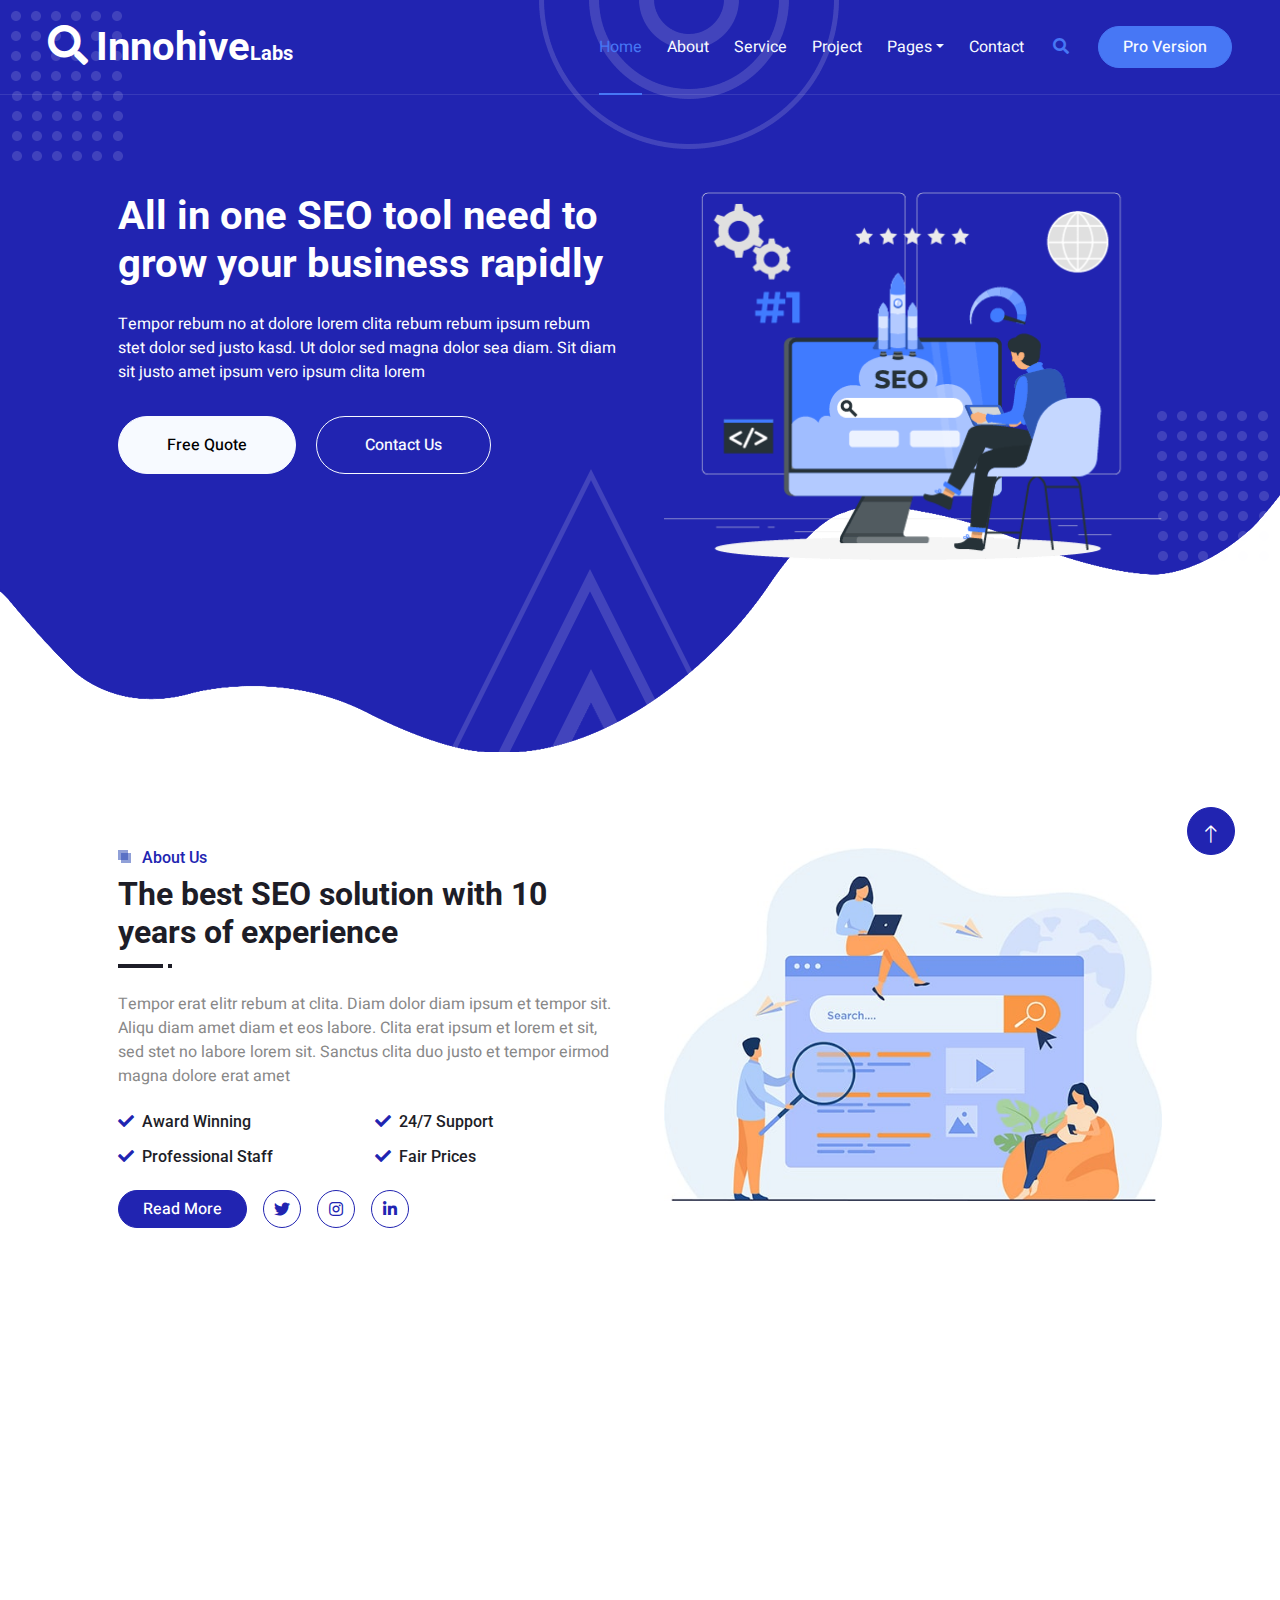
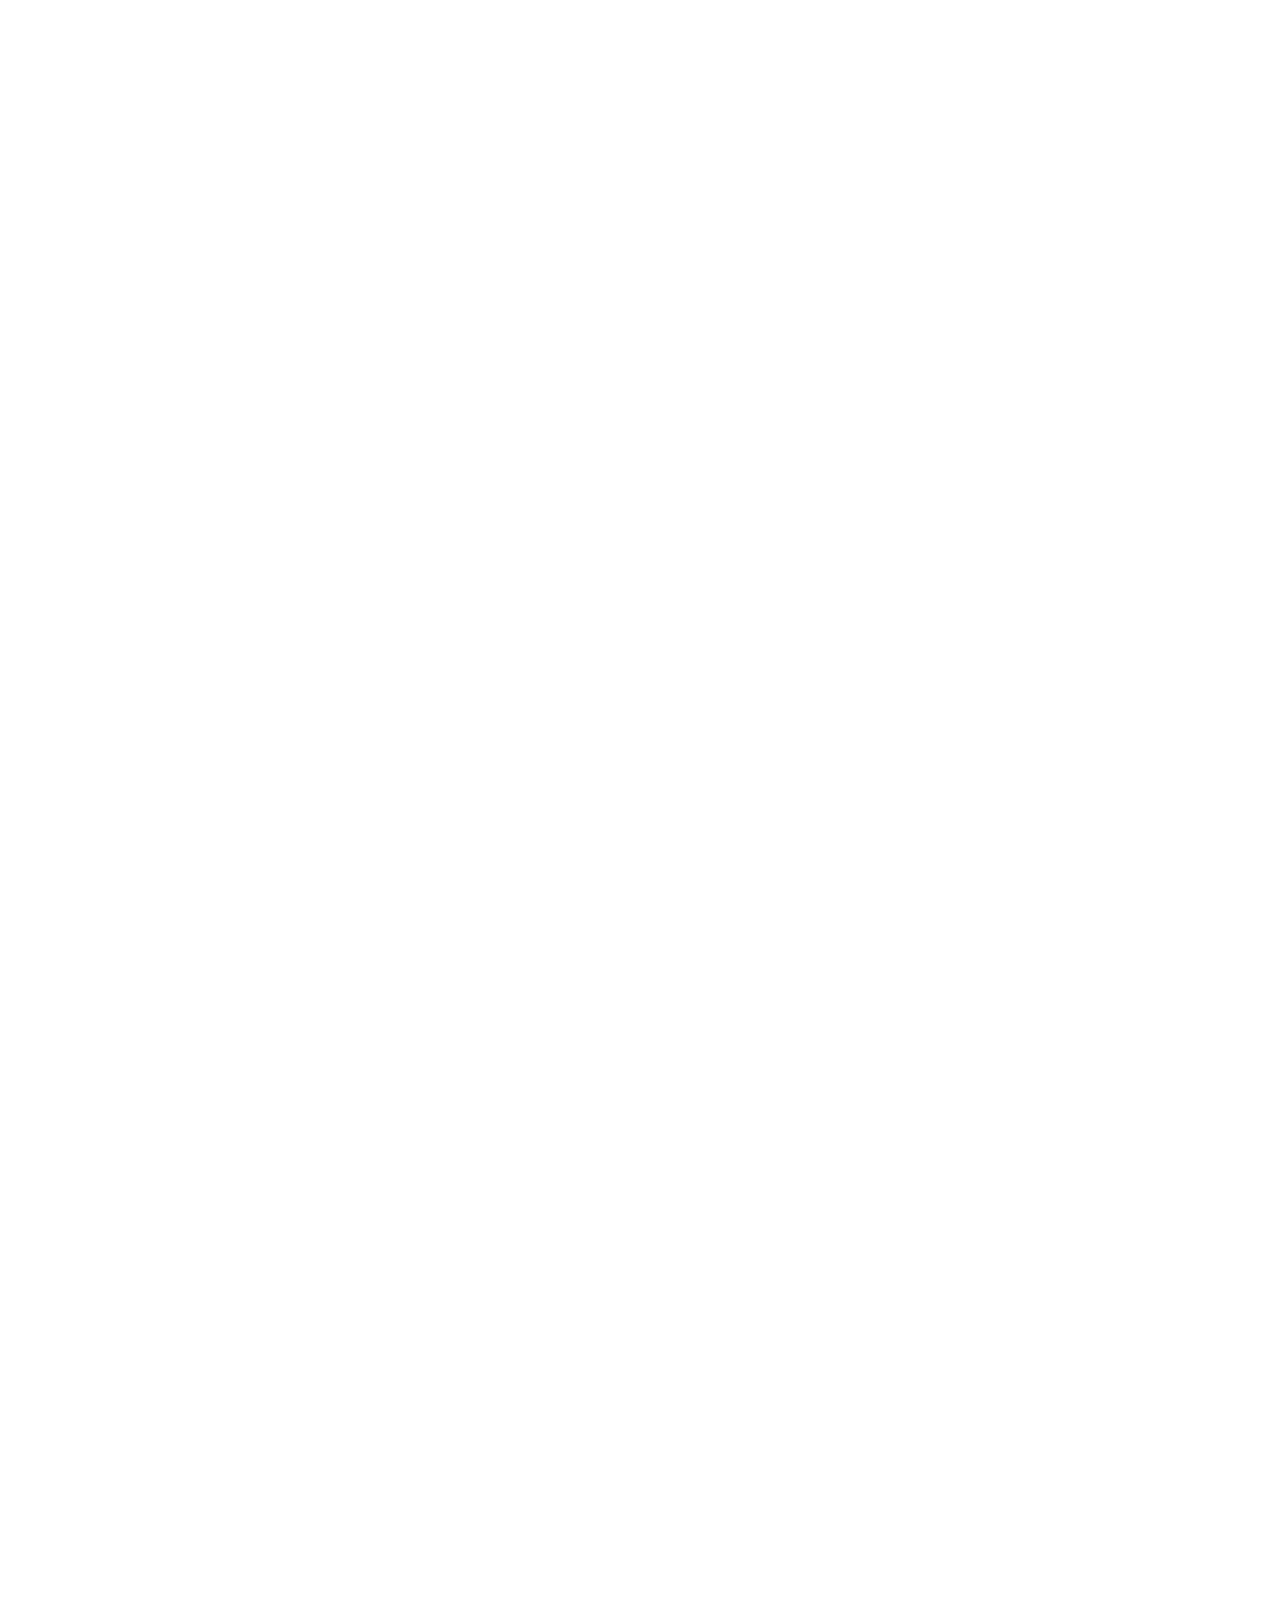
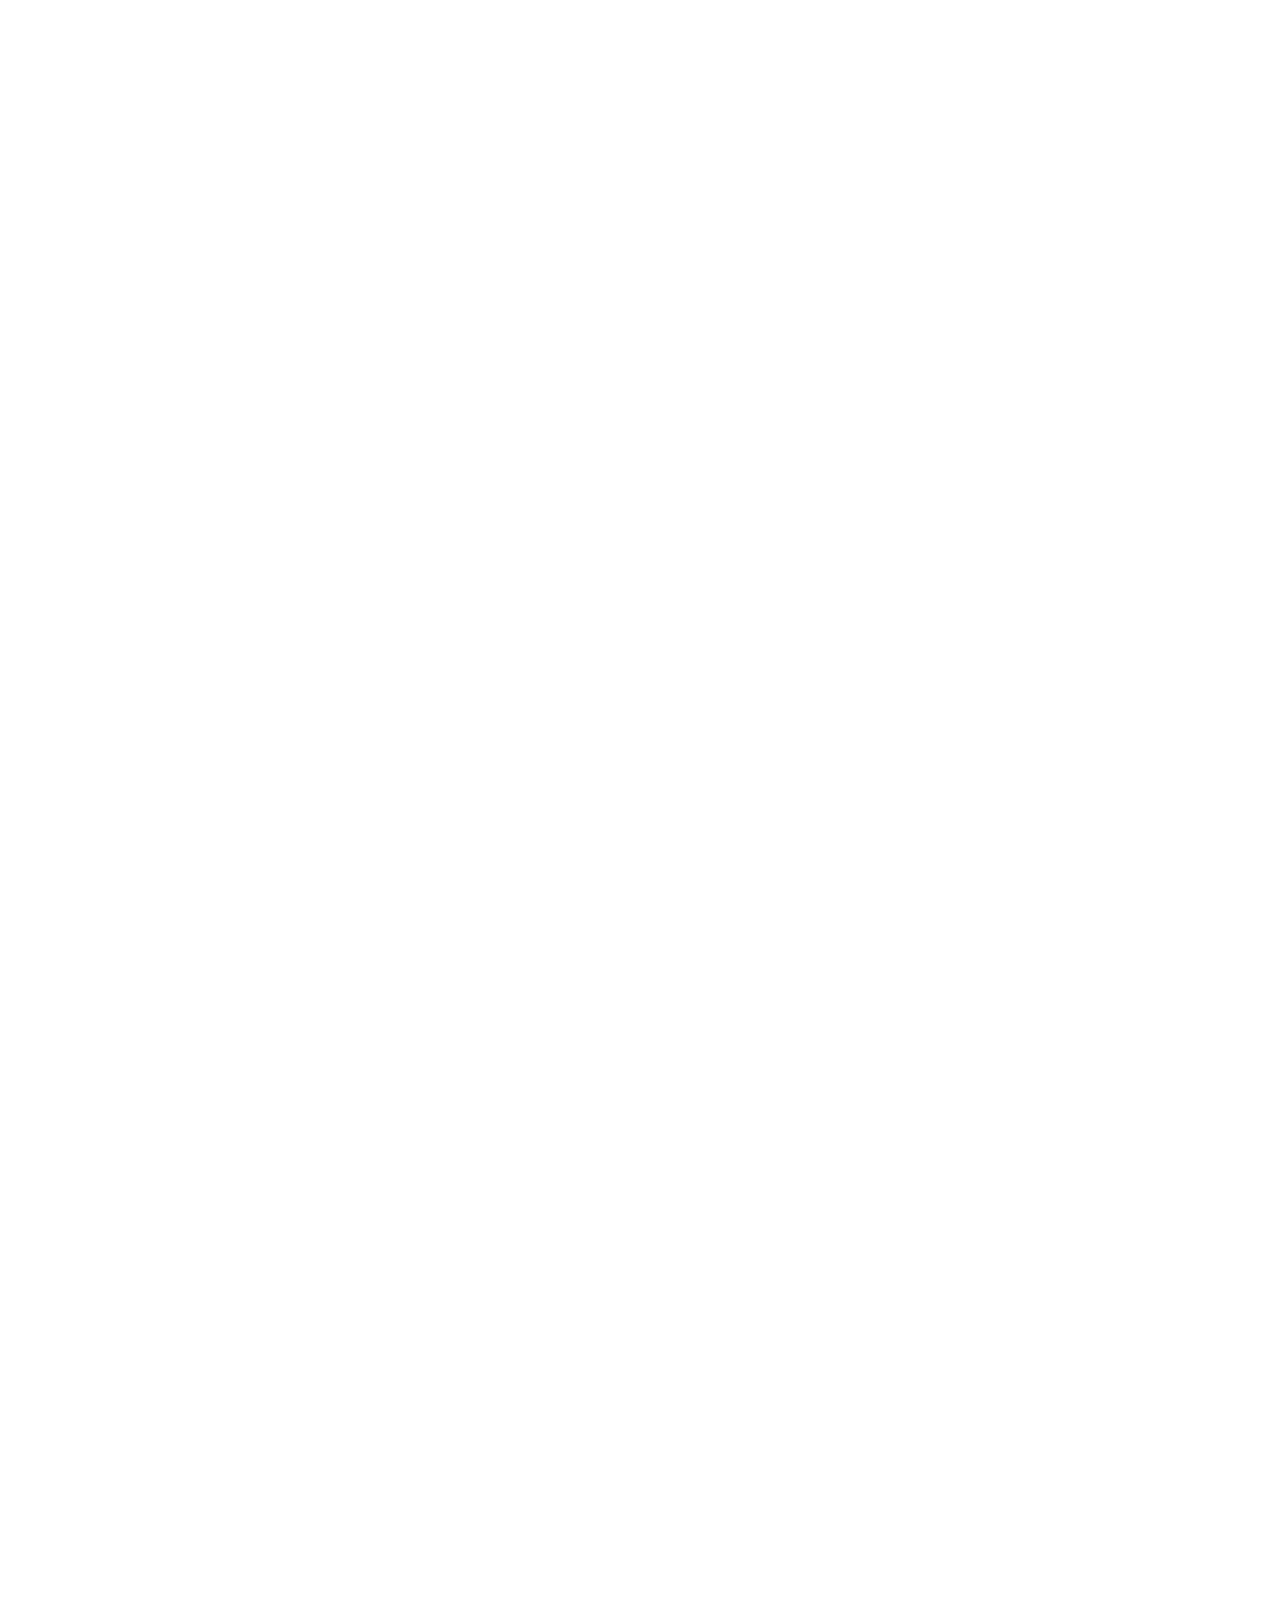
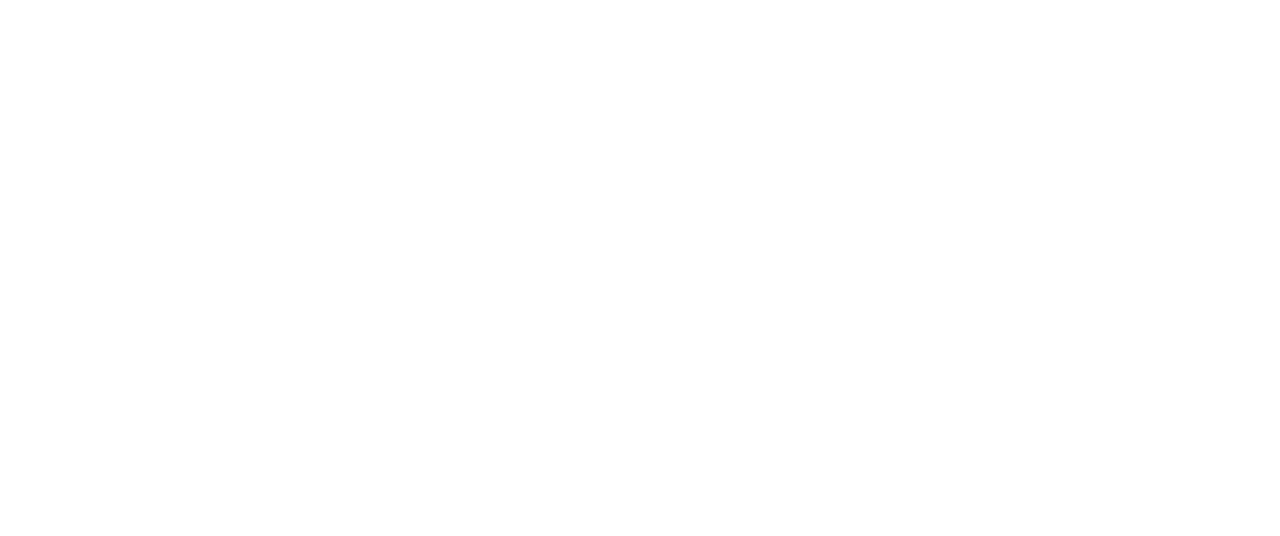
<file: index.html>
<!DOCTYPE html>
<html lang="en">

<head>
    <meta charset="utf-8">
    <title>InnoHive Labs</title>
    <meta content="width=device-width, initial-scale=1.0" name="viewport">
    <meta content="" name="keywords">
    <meta content="" name="description">

    <!-- Favicon -->
    <link href="img/favicon.ico" rel="icon">

    <!-- Google Web Fonts -->
    <link rel="preconnect" href="https://fonts.googleapis.com">
    <link rel="preconnect" href="https://fonts.gstatic.com" crossorigin>
    <link href="https://fonts.googleapis.com/css2?family=Heebo:wght@400;500&family=Roboto:wght@400;500;700&display=swap" rel="stylesheet"> 

    <!-- Icon Font Stylesheet -->
    <link href="https://cdnjs.cloudflare.com/ajax/libs/font-awesome/5.10.0/css/all.min.css" rel="stylesheet">
    <link href="https://cdn.jsdelivr.net/npm/bootstrap-icons@1.4.1/font/bootstrap-icons.css" rel="stylesheet">

    <!-- Libraries Stylesheet -->
    <link href="lib/animate/animate.min.css" rel="stylesheet">
    <link href="lib/owlcarousel/assets/owl.carousel.min.css" rel="stylesheet">
    <link href="lib/lightbox/css/lightbox.min.css" rel="stylesheet">

    <!-- Customized Bootstrap Stylesheet -->
    <link href="css/bootstrap.min.css" rel="stylesheet">

    <!-- Template Stylesheet -->
    <link href="css/style.css" rel="stylesheet">
</head>

<body>
    <div class="container-xxl bg-white p-0">
        <!-- Spinner Start -->
        <div id="spinner" class="show bg-white position-fixed translate-middle w-100 vh-100 top-50 start-50 d-flex align-items-center justify-content-center">
            <div class="spinner-grow text-primary" style="width: 3rem; height: 3rem;" role="status">
                <span class="sr-only">Loading...</span>
            </div>
        </div>
        <!-- Spinner End -->


        <!-- Navbar & Hero Start -->
        <div class="container-xxl position-relative p-0">
            <nav class="navbar navbar-expand-lg navbar-light px-4 px-lg-5 py-3 py-lg-0">
                <a href="" class="navbar-brand p-0">
                    <h1 class="m-0"><i class="fa fa-search me-2"></i>Innohive<span class="fs-5">Labs</span></h1>
                    <!-- <img src="img/logo.png" alt="Logo"> -->
                </a>
                <button class="navbar-toggler" type="button" data-bs-toggle="collapse" data-bs-target="#navbarCollapse">
                    <span class="fa fa-bars"></span>
                </button>
                <div class="collapse navbar-collapse" id="navbarCollapse">
                    <div class="navbar-nav ms-auto py-0">
                        <a href="index.html" class="nav-item nav-link active">Home</a>
                        <a href="about.html" class="nav-item nav-link">About</a>
                        <a href="service.html" class="nav-item nav-link">Service</a>
                        <a href="project.html" class="nav-item nav-link">Project</a>
                        <div class="nav-item dropdown">
                            <a href="#" class="nav-link dropdown-toggle" data-bs-toggle="dropdown">Pages</a>
                            <div class="dropdown-menu m-0">
                                <a href="team.html" class="dropdown-item">Our Team</a>
                                <a href="testimonial.html" class="dropdown-item">Testimonial</a>
                                <a href="404.html" class="dropdown-item">404 Page</a>
                            </div>
                        </div>
                        <a href="contact.html" class="nav-item nav-link">Contact</a>
                    </div>
                    <butaton type="button" class="btn text-secondary ms-3" data-bs-toggle="modal" data-bs-target="#searchModal"><i class="fa fa-search"></i></butaton>
                    <a href="https://www.innohivelabs.tech/" class="btn btn-secondary text-light rounded-pill py-2 px-4 ms-3">Pro Version</a>
                </div>
            </nav>

            <div class="container-xxl py-5 bg-primary hero-header mb-5">
                <div class="container my-5 py-5 px-lg-5">
                    <div class="row g-5 py-5">
                        <div class="col-lg-6 text-center text-lg-start">
                            <h1 class="text-white mb-4 animated zoomIn">All in one SEO tool need to grow your business rapidly</h1>
                            <p class="text-white pb-3 animated zoomIn">Tempor rebum no at dolore lorem clita rebum rebum ipsum rebum stet dolor sed justo kasd. Ut dolor sed magna dolor sea diam. Sit diam sit justo amet ipsum vero ipsum clita lorem</p>
                            <a href="https://www.innohivelabs.tech/" class="btn btn-light py-sm-3 px-sm-5 rounded-pill me-3 animated slideInLeft">Free Quote</a>
                            <a href="https://www.innohivelabs.tech/" class="btn btn-outline-light py-sm-3 px-sm-5 rounded-pill animated slideInRight">Contact Us</a>
                        </div>
                        <div class="col-lg-6 text-center text-lg-start">
                            <img class="img-fluid" src="img/hero.png" alt="">
                        </div>
                    </div>
                </div>
            </div>
        </div>
        <!-- Navbar & Hero End -->


        <!-- Full Screen Search Start -->
        <div class="modal fade" id="searchModal" tabindex="-1">
            <div class="modal-dialog modal-fullscreen">
                <div class="modal-content" style="background: rgba(29, 29, 39, 0.7);">
                    <div class="modal-header border-0">
                        <button type="button" class="btn bg-white btn-close" data-bs-dismiss="modal" aria-label="Close"></button>
                    </div>
                    <div class="modal-body d-flex align-items-center justify-content-center">
                        <div class="input-group" style="max-width: 600px;">
                            <input type="text" class="form-control bg-transparent border-light p-3" placeholder="Type search keyword">
                            <button class="btn btn-light px-4"><i class="bi bi-search"></i></button>
                        </div>
                    </div>
                </div>
            </div>
        </div>
        <!-- Full Screen Search End -->


        <!-- About Start -->
        <div class="container-xxl py-5">
            <div class="container px-lg-5">
                <div class="row g-5">
                    <div class="col-lg-6 wow fadeInUp" data-wow-delay="0.1s">
                        <div class="section-title position-relative mb-4 pb-2">
                            <h6 class="position-relative text-primary ps-4">About Us</h6>
                            <h2 class="mt-2">The best SEO solution with 10 years of experience</h2>
                        </div>
                        <p class="mb-4">Tempor erat elitr rebum at clita. Diam dolor diam ipsum et tempor sit. Aliqu diam amet diam et eos labore. Clita erat ipsum et lorem et sit, sed stet no labore lorem sit. Sanctus clita duo justo et tempor eirmod magna dolore erat amet</p>
                        <div class="row g-3">
                            <div class="col-sm-6">
                                <h6 class="mb-3"><i class="fa fa-check text-primary me-2"></i>Award Winning</h6>
                                <h6 class="mb-0"><i class="fa fa-check text-primary me-2"></i>Professional Staff</h6>
                            </div>
                            <div class="col-sm-6">
                                <h6 class="mb-3"><i class="fa fa-check text-primary me-2"></i>24/7 Support</h6>
                                <h6 class="mb-0"><i class="fa fa-check text-primary me-2"></i>Fair Prices</h6>
                            </div>
                        </div>
                        <div class="d-flex align-items-center mt-4">
                            <a class="btn btn-primary rounded-pill px-4 me-3" href="">Read More</a>
                            <!-- <a class="btn btn-outline-primary btn-square me-3" href=""><i class="fab fa-facebook-f"></i></a> -->
                            <a class="btn btn-outline-primary btn-square me-3" href="https://x.com/InnohiveLabs"><i class="fab fa-twitter"></i></a>
                            <a class="btn btn-outline-primary btn-square me-3" href="https://www.instagram.com/innohivelabs/"><i class="fab fa-instagram"></i></a>
                            <a class="btn btn-outline-primary btn-square" href="https://www.linkedin.com/in/innohivelabs/"><i class="fab fa-linkedin-in"></i></a>
                        </div>
                    </div>
                    <div class="col-lg-6">
                        <img class="img-fluid wow zoomIn" data-wow-delay="0.5s" src="img/about.jpg">
                    </div>
                </div>
            </div>
        </div>
        <!-- About End -->


        <!-- Newsletter Start -->
        <div class="container-xxl bg-primary newsletter my-5 wow fadeInUp" data-wow-delay="0.1s">
            <div class="container px-lg-5">
                <div class="row align-items-center" style="height: 250px;">
                    <div class="col-12 col-md-6">
                        <h3 class="text-white">Ready to get started</h3>
                        <small class="text-white">Diam elitr est dolore at sanctus nonumy.</small>
                        <div class="position-relative w-100 mt-3">
                            <input class="form-control border-0 rounded-pill w-100 ps-4 pe-5" type="text" placeholder="Enter Your Email" style="height: 48px;">
                            <button type="button" class="btn shadow-none position-absolute top-0 end-0 mt-1 me-2"><i class="fa fa-paper-plane text-primary fs-4"></i></button>
                        </div>
                    </div>
                    <div class="col-md-6 text-center mb-n5 d-none d-md-block">
                        <img class="img-fluid mt-5" style="height: 250px;" src="img/newsletter.png">
                    </div>
                </div>
            </div>
        </div>
        <!-- Newsletter End -->


        <!-- Service Start -->
        <div class="container-xxl py-5">
            <div class="container px-lg-5">
                <div class="section-title position-relative text-center mb-5 pb-2 wow fadeInUp" data-wow-delay="0.1s">
                    <h6 class="position-relative d-inline text-primary ps-4">Our Services</h6>
                    <h2 class="mt-2">What Solutions We Provide</h2>
                </div>
                <div class="row g-4">
                    <div class="col-lg-4 col-md-6 wow zoomIn" data-wow-delay="0.1s">
                        <div class="service-item d-flex flex-column justify-content-center text-center rounded">
                            <div class="service-icon flex-shrink-0">
                                <i class="fa fa-home fa-2x"></i>
                            </div>
                            <h5 class="mb-3">SEO Optimization</h5>
                            <p>Erat ipsum justo amet duo et elitr dolor, est duo duo eos lorem sed diam stet diam sed stet lorem.</p>
                            <a class="btn px-3 mt-auto mx-auto" href="">Read More</a>
                        </div>
                    </div>
                    <div class="col-lg-4 col-md-6 wow zoomIn" data-wow-delay="0.3s">
                        <div class="service-item d-flex flex-column justify-content-center text-center rounded">
                            <div class="service-icon flex-shrink-0">
                                <i class="fa fa-home fa-2x"></i>
                            </div>
                            <h5 class="mb-3">Web Design</h5>
                            <p>Erat ipsum justo amet duo et elitr dolor, est duo duo eos lorem sed diam stet diam sed stet lorem.</p>
                            <a class="btn px-3 mt-auto mx-auto" href="">Read More</a>
                        </div>
                    </div>
                    <div class="col-lg-4 col-md-6 wow zoomIn" data-wow-delay="0.6s">
                        <div class="service-item d-flex flex-column justify-content-center text-center rounded">
                            <div class="service-icon flex-shrink-0">
                                <i class="fa fa-home fa-2x"></i>
                            </div>
                            <h5 class="mb-3">Social Media Marketing</h5>
                            <p>Erat ipsum justo amet duo et elitr dolor, est duo duo eos lorem sed diam stet diam sed stet lorem.</p>
                            <a class="btn px-3 mt-auto mx-auto" href="">Read More</a>
                        </div>
                    </div>
                    <div class="col-lg-4 col-md-6 wow zoomIn" data-wow-delay="0.1s">
                        <div class="service-item d-flex flex-column justify-content-center text-center rounded">
                            <div class="service-icon flex-shrink-0">
                                <i class="fa fa-home fa-2x"></i>
                            </div>
                            <h5 class="mb-3">Email Marketing</h5>
                            <p>Erat ipsum justo amet duo et elitr dolor, est duo duo eos lorem sed diam stet diam sed stet lorem.</p>
                            <a class="btn px-3 mt-auto mx-auto" href="">Read More</a>
                        </div>
                    </div>
                    <div class="col-lg-4 col-md-6 wow zoomIn" data-wow-delay="0.3s">
                        <div class="service-item d-flex flex-column justify-content-center text-center rounded">
                            <div class="service-icon flex-shrink-0">
                                <i class="fa fa-home fa-2x"></i>
                            </div>
                            <h5 class="mb-3">PPC Advertising</h5>
                            <p>Erat ipsum justo amet duo et elitr dolor, est duo duo eos lorem sed diam stet diam sed stet lorem.</p>
                            <a class="btn px-3 mt-auto mx-auto" href="">Read More</a>
                        </div>
                    </div>
                    <div class="col-lg-4 col-md-6 wow zoomIn" data-wow-delay="0.6s">
                        <div class="service-item d-flex flex-column justify-content-center text-center rounded">
                            <div class="service-icon flex-shrink-0">
                                <i class="fa fa-home fa-2x"></i>
                            </div>
                            <h5 class="mb-3">App Development</h5>
                            <p>Erat ipsum justo amet duo et elitr dolor, est duo duo eos lorem sed diam stet diam sed stet lorem.</p>
                            <a class="btn px-3 mt-auto mx-auto" href="">Read More</a>
                        </div>
                    </div>
                </div>
            </div>
        </div>
        <!-- Service End -->


        <!-- Portfolio Start -->
        <div class="container-xxl py-5">
            <div class="container px-lg-5">
                <div class="section-title position-relative text-center mb-5 pb-2 wow fadeInUp" data-wow-delay="0.1s">
                    <h6 class="position-relative d-inline text-primary ps-4">Our Projects</h6>
                    <h2 class="mt-2">Recently Launched Projects</h2>
                </div>
                <div class="row mt-n2 wow fadeInUp" data-wow-delay="0.1s">
                    <div class="col-12 text-center">
                        <ul class="list-inline mb-5" id="portfolio-flters">
                            <li class="btn px-3 pe-4 active" data-filter="*">All</li>
                            <li class="btn px-3 pe-4" data-filter=".first">Design</li>
                            <li class="btn px-3 pe-4" data-filter=".second">Development</li>
                        </ul>
                    </div>
                </div>
                <div class="row g-4 portfolio-container">
                    <div class="col-lg-4 col-md-6 portfolio-item first wow zoomIn" data-wow-delay="0.1s">
                        <div class="position-relative rounded overflow-hidden">
                            <img class="img-fluid w-100" src="img/portfolio-1.jpg" alt="">
                            <div class="portfolio-overlay">
                                <a class="btn btn-light" href="img/portfolio-1.jpg" data-lightbox="portfolio"><i class="fa fa-plus fa-2x text-primary"></i></a>
                                <div class="mt-auto">
                                    <small class="text-white"><i class="fa fa-folder me-2"></i>Web Design</small>
                                    <a class="h5 d-block text-white mt-1 mb-0" href="">Project Name</a>
                                </div>
                            </div>
                        </div>
                    </div>
                    <div class="col-lg-4 col-md-6 portfolio-item second wow zoomIn" data-wow-delay="0.3s">
                        <div class="position-relative rounded overflow-hidden">
                            <img class="img-fluid w-100" src="img/portfolio-2.jpg" alt="">
                            <div class="portfolio-overlay">
                                <a class="btn btn-light" href="img/portfolio-2.jpg" data-lightbox="portfolio"><i class="fa fa-plus fa-2x text-primary"></i></a>
                                <div class="mt-auto">
                                    <small class="text-white"><i class="fa fa-folder me-2"></i>Web Design</small>
                                    <a class="h5 d-block text-white mt-1 mb-0" href="">Project Name</a>
                                </div>
                            </div>
                        </div>
                    </div>
                    <div class="col-lg-4 col-md-6 portfolio-item first wow zoomIn" data-wow-delay="0.6s">
                        <div class="position-relative rounded overflow-hidden">
                            <img class="img-fluid w-100" src="img/portfolio-3.jpg" alt="">
                            <div class="portfolio-overlay">
                                <a class="btn btn-light" href="img/portfolio-3.jpg" data-lightbox="portfolio"><i class="fa fa-plus fa-2x text-primary"></i></a>
                                <div class="mt-auto">
                                    <small class="text-white"><i class="fa fa-folder me-2"></i>Web Design</small>
                                    <a class="h5 d-block text-white mt-1 mb-0" href="">Project Name</a>
                                </div>
                            </div>
                        </div>
                    </div>
                    <div class="col-lg-4 col-md-6 portfolio-item second wow zoomIn" data-wow-delay="0.1s">
                        <div class="position-relative rounded overflow-hidden">
                            <img class="img-fluid w-100" src="img/portfolio-4.jpg" alt="">
                            <div class="portfolio-overlay">
                                <a class="btn btn-light" href="img/portfolio-4.jpg" data-lightbox="portfolio"><i class="fa fa-plus fa-2x text-primary"></i></a>
                                <div class="mt-auto">
                                    <small class="text-white"><i class="fa fa-folder me-2"></i>Web Design</small>
                                    <a class="h5 d-block text-white mt-1 mb-0" href="">Project Name</a>
                                </div>
                            </div>
                        </div>
                    </div>
                    <div class="col-lg-4 col-md-6 portfolio-item first wow zoomIn" data-wow-delay="0.3s">
                        <div class="position-relative rounded overflow-hidden">
                            <img class="img-fluid w-100" src="img/portfolio-5.jpg" alt="">
                            <div class="portfolio-overlay">
                                <a class="btn btn-light" href="img/portfolio-5.jpg" data-lightbox="portfolio"><i class="fa fa-plus fa-2x text-primary"></i></a>
                                <div class="mt-auto">
                                    <small class="text-white"><i class="fa fa-folder me-2"></i>Web Design</small>
                                    <a class="h5 d-block text-white mt-1 mb-0" href="">Project Name</a>
                                </div>
                            </div>
                        </div>
                    </div>
                    <div class="col-lg-4 col-md-6 portfolio-item second wow zoomIn" data-wow-delay="0.6s">
                        <div class="position-relative rounded overflow-hidden">
                            <img class="img-fluid w-100" src="img/portfolio-6.jpg" alt="">
                            <div class="portfolio-overlay">
                                <a class="btn btn-light" href="img/portfolio-6.jpg" data-lightbox="portfolio"><i class="fa fa-plus fa-2x text-primary"></i></a>
                                <div class="mt-auto">
                                    <small class="text-white"><i class="fa fa-folder me-2"></i>Web Design</small>
                                    <a class="h5 d-block text-white mt-1 mb-0" href="">Project Name</a>
                                </div>
                            </div>
                        </div>
                    </div>
                </div>
            </div>
        </div>
        <!-- Portfolio End -->


        <!-- Testimonial Start -->
        <div class="container-xxl bg-primary testimonial py-5 my-5 wow fadeInUp" data-wow-delay="0.1s">
            <div class="container py-5 px-lg-5">
                <div class="owl-carousel testimonial-carousel">
                    <div class="testimonial-item bg-transparent border rounded text-white p-4">
                        <i class="fa fa-quote-left fa-2x mb-3"></i>
                        <p>Dolor et eos labore, stet justo sed est sed. Diam sed sed dolor stet amet eirmod eos labore diam</p>
                        <div class="d-flex align-items-center">
                            <img class="img-fluid flex-shrink-0 rounded-circle" src="img/testimonial-1.jpg" style="width: 50px; height: 50px;">
                            <div class="ps-3">
                                <h6 class="text-white mb-1">Client Name</h6>
                                <small>Profession</small>
                            </div>
                        </div>
                    </div>
                    <div class="testimonial-item bg-transparent border rounded text-white p-4">
                        <i class="fa fa-quote-left fa-2x mb-3"></i>
                        <p>Dolor et eos labore, stet justo sed est sed. Diam sed sed dolor stet amet eirmod eos labore diam</p>
                        <div class="d-flex align-items-center">
                            <img class="img-fluid flex-shrink-0 rounded-circle" src="img/testimonial-2.jpg" style="width: 50px; height: 50px;">
                            <div class="ps-3">
                                <h6 class="text-white mb-1">Client Name</h6>
                                <small>Profession</small>
                            </div>
                        </div>
                    </div>
                    <div class="testimonial-item bg-transparent border rounded text-white p-4">
                        <i class="fa fa-quote-left fa-2x mb-3"></i>
                        <p>Dolor et eos labore, stet justo sed est sed. Diam sed sed dolor stet amet eirmod eos labore diam</p>
                        <div class="d-flex align-items-center">
                            <img class="img-fluid flex-shrink-0 rounded-circle" src="img/testimonial-3.jpg" style="width: 50px; height: 50px;">
                            <div class="ps-3">
                                <h6 class="text-white mb-1">Client Name</h6>
                                <small>Profession</small>
                            </div>
                        </div>
                    </div>
                    <div class="testimonial-item bg-transparent border rounded text-white p-4">
                        <i class="fa fa-quote-left fa-2x mb-3"></i>
                        <p>Dolor et eos labore, stet justo sed est sed. Diam sed sed dolor stet amet eirmod eos labore diam</p>
                        <div class="d-flex align-items-center">
                            <img class="img-fluid flex-shrink-0 rounded-circle" src="img/testimonial-4.jpg" style="width: 50px; height: 50px;">
                            <div class="ps-3">
                                <h6 class="text-white mb-1">Client Name</h6>
                                <small>Profession</small>
                            </div>
                        </div>
                    </div>
                </div>
            </div>
        </div>
        <!-- Testimonial End -->


        <!-- Team Start -->
        <div class="container-xxl py-5">
            <div class="container px-lg-5">
                <div class="section-title position-relative text-center mb-5 pb-2 wow fadeInUp" data-wow-delay="0.1s">
                    <h6 class="position-relative d-inline text-primary ps-4">Our Team</h6>
                    <h2 class="mt-2">Meet Our Team Members</h2>
                </div>
                <div class="row g-4">
                    <div class="col-lg-4 col-md-6 wow fadeInUp" data-wow-delay="0.1s">
                        <div class="team-item">
                            <div class="d-flex">
                                <div class="flex-shrink-0 d-flex flex-column align-items-center mt-4 pt-5" style="width: 75px;">
                                    <!-- <a class="btn btn-square text-primary bg-white my-1" href=""><i class="fab fa-facebook-f"></i></a> -->
                                    <!-- <a class="btn btn-square text-primary bg-white my-1" href=""><i class="fab fa-twitter"></i></a> -->
                                    <a class="btn btn-square text-primary bg-white my-1" href="https://www.instagram.com/the_anuragb/"><i class="fab fa-instagram"></i></a>
                                    <a class="btn btn-square text-primary bg-white my-1" href="https://www.linkedin.com/in/basu-anurag/"><i class="fab fa-linkedin-in"></i></a>
                                </div>
                                <img class="img-fluid rounded w-100" src="img/team-1.jpg" alt="">
                            </div>
                            <div class="px-4 py-3">
                                <h5 class="fw-bold m-0">Team 1</h5>
                                <small>CEO</small>
                            </div>
                        </div>
                    </div>
                    <div class="col-lg-4 col-md-6 wow fadeInUp" data-wow-delay="0.3s">
                        <div class="team-item">
                            <div class="d-flex">
                                <div class="flex-shrink-0 d-flex flex-column align-items-center mt-4 pt-5" style="width: 75px;">
                                    <!-- <a class="btn btn-square text-primary bg-white my-1" href=""><i class="fab fa-facebook-f"></i></a> -->
                                    <a class="btn btn-square text-primary bg-white my-1" href="https://x.com/Arkaprabha_13"><i class="fab fa-twitter"></i></a>
                                    <a class="btn btn-square text-primary bg-white my-1" href="https://www.instagram.com/_arka_13_/"><i class="fab fa-instagram"></i></a>
                                    <a class="btn btn-square text-primary bg-white my-1" href="https://www.linkedin.com/in/arkaprabhabanerjee13/"><i class="fab fa-linkedin-in"></i></a>
                                </div>
                                <img class="img-fluid rounded w-100" src="img/team-2.jpg" alt="">
                            </div>
                            <div class="px-4 py-3">
                                <h5 class="fw-bold m-0">Team 2</h5>
                                <small>CTO</small>
                            </div>
                        </div>
                    </div>
                    <div class="col-lg-4 col-md-6 wow fadeInUp" data-wow-delay="0.6s">
                        <div class="team-item">
                            <div class="d-flex">
                                <div class="flex-shrink-0 d-flex flex-column align-items-center mt-4 pt-5" style="width: 75px;">
                                    <!-- <a class="btn btn-square text-primary bg-white my-1" href=""><i class="fab fa-facebook-f"></i></a> -->
                                    <!-- <a class="btn btn-square text-primary bg-white my-1" href=""><i class="fab fa-twitter"></i></a> -->
                                    <a class="btn btn-square text-primary bg-white my-1" href=https://aistudio.instagram.com/ai/1162607851881173/?utm_source=share""><i class="fab fa-instagram"></i></a>
                                    <!-- <a class="btn btn-square text-primary bg-white my-1" href=""><i class="fab fa-linkedin-in"></i></a> -->
                                </div>
                                <img class="img-fluid rounded w-100" src="img/Aarya-Photoroom.jpg" alt="">
                            </div>
                            <div class="px-4 py-3">
                                <h5 class="fw-bold m-0">Aarya </h5>
                                <small>Designer</small>
                            </div>
                        </div>
                    </div>
                </div>
            </div>
        </div>
        <!-- Team End -->
        

        <!-- Footer Start -->
        <div class="container-fluid bg-primary text-light footer mt-5 pt-5 wow fadeIn" data-wow-delay="0.1s">
            <div class="container py-5 px-lg-5">
                <div class="row g-5">
                    <div class="col-md-6 col-lg-3">
                        <h5 class="text-white mb-4">Get In Touch</h5>
                        <p><i class="fa fa-map-marker-alt me-3"></i>Kolkata</p>
                        <!-- <p><i class="fa fa-phone-alt me-3"></i>+012 345 67890</p> -->
                        <p><i class="fa fa-envelope me-3"></i>innohivelabs@gmail.com</p>
                        <div class="d-flex pt-2">
                            <a class="btn btn-outline-light btn-social" href="https://x.com/InnohiveLabs"><i class="fab fa-twitter"></i></a>
                            <!-- <a class="btn btn-outline-light btn-social" href=""><i class="fab fa-facebook-f"></i></a> -->
                            <!-- <a class="btn btn-outline-light btn-social" href=""><i class="fab fa-youtube"></i></a> -->
                            <a class="btn btn-outline-light btn-social" href="https://www.instagram.com/innohivelabs/"><i class="fab fa-instagram"></i></a>
                            <a class="btn btn-outline-light btn-social" href="https://www.instagram.com/innohivelabs/"><i class="fab fa-linkedin-in"></i></a>
                        </div>
                    </div>
                    <div class="col-md-6 col-lg-3">
                        <h5 class="text-white mb-4">Popular Link</h5>
                        <a class="btn btn-link" href="">About Us</a>
                        <a class="btn btn-link" href="">Contact Us</a>
                        <a class="btn btn-link" href="">Privacy Policy</a>
                        <a class="btn btn-link" href="">Terms & Condition</a>
                        <a class="btn btn-link" href="">Career</a>
                    </div>
                    <div class="col-md-6 col-lg-3">
                        <h5 class="text-white mb-4">Project Gallery</h5>
                        <div class="row g-2">
                            <div class="col-4">
                                <img class="img-fluid" src="img/portfolio-1.jpg" alt="Image">
                            </div>
                            <div class="col-4">
                                <img class="img-fluid" src="img/portfolio-2.jpg" alt="Image">
                            </div>
                            <div class="col-4">
                                <img class="img-fluid" src="img/portfolio-3.jpg" alt="Image">
                            </div>
                            <div class="col-4">
                                <img class="img-fluid" src="img/portfolio-4.jpg" alt="Image">
                            </div>
                            <div class="col-4">
                                <img class="img-fluid" src="img/portfolio-5.jpg" alt="Image">
                            </div>
                            <div class="col-4">
                                <img class="img-fluid" src="img/portfolio-6.jpg" alt="Image">
                            </div>
                        </div>
                    </div>
                    <div class="col-md-6 col-lg-3">
                        <h5 class="text-white mb-4">Newsletter</h5>
                        <p>Lorem ipsum dolor sit amet elit. Phasellus nec pretium mi. Curabitur facilisis ornare velit non vulpu</p>
                        <div class="position-relative w-100 mt-3">
                            <input class="form-control border-0 rounded-pill w-100 ps-4 pe-5" type="text" placeholder="Your Email" style="height: 48px;">
                            <button type="button" class="btn shadow-none position-absolute top-0 end-0 mt-1 me-2"><i class="fa fa-paper-plane text-primary fs-4"></i></button>
                        </div>
                    </div>
                </div>
            </div>
            <div class="container px-lg-5">
                <div class="copyright">
                    <div class="row">
                        <div class="col-md-6 text-center text-md-start mb-3 mb-md-0">
                            &copy; <a class="border-bottom" href="https://www.innohivelabs.tech/">@2025 Innohive Labs</a>, All Right Reserved. 
							
                        </div>
                        <div class="col-md-6 text-center text-md-end">
                            <div class="footer-menu">
                                <a href="">Home</a>
                                <a href="">Cookies</a>
                                <a href="">Help</a>
                                <a href="">FQAs</a>
                            </div>
                        </div>
                    </div>
                </div>
            </div>
        </div>
        <!-- Footer End -->


        <!-- Back to Top -->
        <a href="#" class="btn btn-lg btn-primary btn-lg-square back-to-top pt-2"><i class="bi bi-arrow-up"></i></a>
    </div>

    <!-- JavaScript Libraries -->
    <script src="https://code.jquery.com/jquery-3.4.1.min.js"></script>
    <script src="https://cdn.jsdelivr.net/npm/bootstrap@5.0.0/dist/js/bootstrap.bundle.min.js"></script>
    <script src="lib/wow/wow.min.js"></script>
    <script src="lib/easing/easing.min.js"></script>
    <script src="lib/waypoints/waypoints.min.js"></script>
    <script src="lib/owlcarousel/owl.carousel.min.js"></script>
    <script src="lib/isotope/isotope.pkgd.min.js"></script>
    <script src="lib/lightbox/js/lightbox.min.js"></script>

    <!-- Template Javascript -->
    <script src="js/main.js"></script>
</body>

</html>
</file>
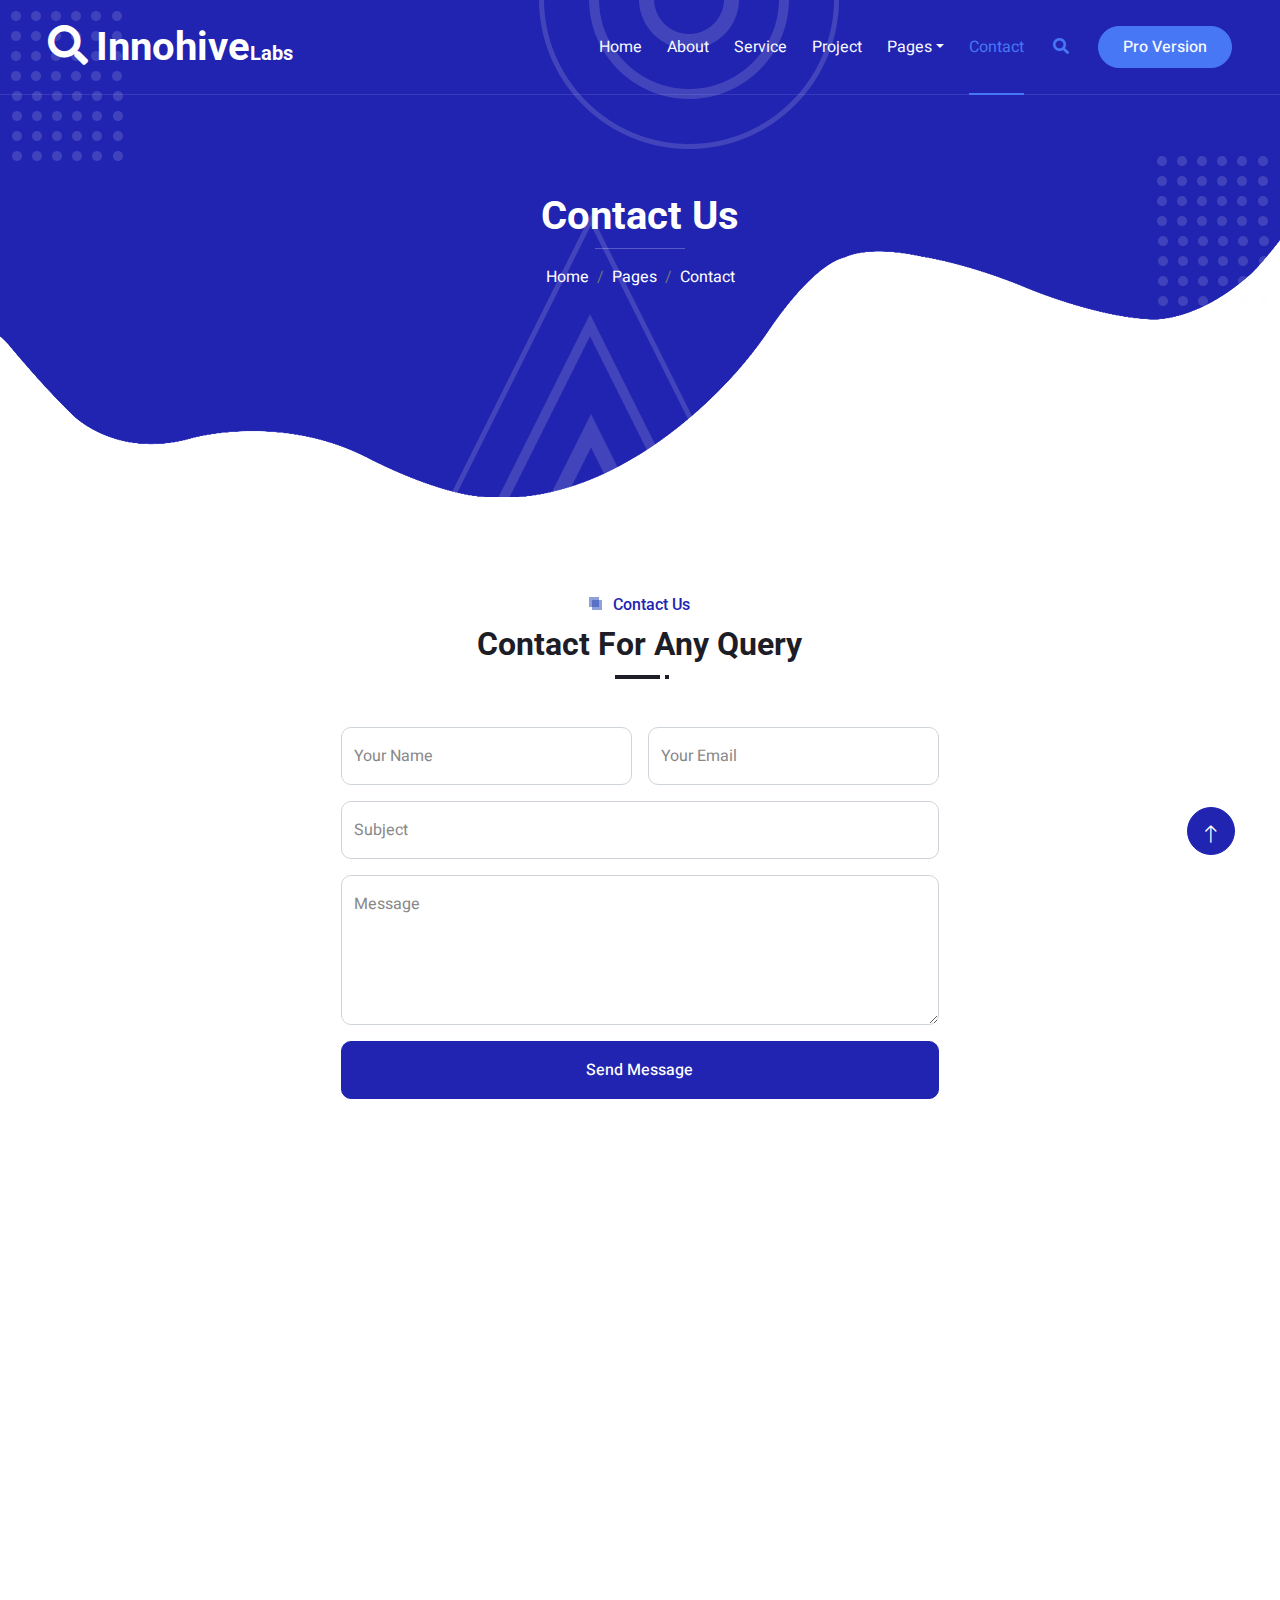
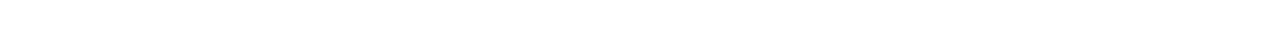
<file: contact.html>
<!DOCTYPE html>
<html lang="en">

<head>
    <meta charset="utf-8">
    <title>SEO Master - SEO Agency Website Template</title>
    <meta content="width=device-width, initial-scale=1.0" name="viewport">
    <meta content="" name="keywords">
    <meta content="" name="description">

    <!-- Favicon -->
    <link href="img/favicon.ico" rel="icon">

    <!-- Google Web Fonts -->
    <link rel="preconnect" href="https://fonts.googleapis.com">
    <link rel="preconnect" href="https://fonts.gstatic.com" crossorigin>
    <link href="https://fonts.googleapis.com/css2?family=Heebo:wght@400;500&family=Roboto:wght@400;500;700&display=swap" rel="stylesheet"> 

    <!-- Icon Font Stylesheet -->
    <link href="https://cdnjs.cloudflare.com/ajax/libs/font-awesome/5.10.0/css/all.min.css" rel="stylesheet">
    <link href="https://cdn.jsdelivr.net/npm/bootstrap-icons@1.4.1/font/bootstrap-icons.css" rel="stylesheet">

    <!-- Libraries Stylesheet -->
    <link href="lib/animate/animate.min.css" rel="stylesheet">
    <link href="lib/owlcarousel/assets/owl.carousel.min.css" rel="stylesheet">
    <link href="lib/lightbox/css/lightbox.min.css" rel="stylesheet">

    <!-- Customized Bootstrap Stylesheet -->
    <link href="css/bootstrap.min.css" rel="stylesheet">

    <!-- Template Stylesheet -->
    <link href="css/style.css" rel="stylesheet">
</head>

<body>
    <div class="container-xxl bg-white p-0">
        <!-- Spinner Start -->
        <div id="spinner" class="show bg-white position-fixed translate-middle w-100 vh-100 top-50 start-50 d-flex align-items-center justify-content-center">
            <div class="spinner-grow text-primary" style="width: 3rem; height: 3rem;" role="status">
                <span class="sr-only">Loading...</span>
            </div>
        </div>
        <!-- Spinner End -->


        <!-- Navbar & Hero Start -->
        <div class="container-xxl position-relative p-0">
            <nav class="navbar navbar-expand-lg navbar-light px-4 px-lg-5 py-3 py-lg-0">
                <a href="" class="navbar-brand p-0">
                    <h1 class="m-0"><i class="fa fa-search me-2"></i>Innohive<span class="fs-5">Labs</span></h1>
                    <!-- <img src="img/logo.png" alt="Logo"> -->
                </a>
                <button class="navbar-toggler" type="button" data-bs-toggle="collapse" data-bs-target="#navbarCollapse">
                    <span class="fa fa-bars"></span>
                </button>
                <div class="collapse navbar-collapse" id="navbarCollapse">
                    <div class="navbar-nav ms-auto py-0">
                        <a href="index.html" class="nav-item nav-link">Home</a>
                        <a href="about.html" class="nav-item nav-link">About</a>
                        <a href="service.html" class="nav-item nav-link">Service</a>
                        <a href="project.html" class="nav-item nav-link">Project</a>
                        <div class="nav-item dropdown">
                            <a href="#" class="nav-link dropdown-toggle" data-bs-toggle="dropdown">Pages</a>
                            <div class="dropdown-menu m-0">
                                <a href="team.html" class="dropdown-item">Our Team</a>
                                <a href="testimonial.html" class="dropdown-item">Testimonial</a>
                                <a href="404.html" class="dropdown-item">404 Page</a>
                            </div>
                        </div>
                        <a href="contact.html" class="nav-item nav-link active">Contact</a>
                    </div>
                    <butaton type="button" class="btn text-secondary ms-3" data-bs-toggle="modal" data-bs-target="#searchModal"><i class="fa fa-search"></i></butaton>
                    <a href="https://htmlcodex.com/startup-company-website-template" class="btn btn-secondary text-light rounded-pill py-2 px-4 ms-3">Pro Version</a>
                </div>
            </nav>

            <div class="container-xxl py-5 bg-primary hero-header mb-5">
                <div class="container my-5 py-5 px-lg-5">
                    <div class="row g-5 py-5">
                        <div class="col-12 text-center">
                            <h1 class="text-white animated zoomIn">Contact Us</h1>
                            <hr class="bg-white mx-auto mt-0" style="width: 90px;">
                            <nav aria-label="breadcrumb">
                                <ol class="breadcrumb justify-content-center">
                                    <li class="breadcrumb-item"><a class="text-white" href="#">Home</a></li>
                                    <li class="breadcrumb-item"><a class="text-white" href="#">Pages</a></li>
                                    <li class="breadcrumb-item text-white active" aria-current="page">Contact</li>
                                </ol>
                            </nav>
                        </div>
                    </div>
                </div>
            </div>
        </div>
        <!-- Navbar & Hero End -->


        <!-- Full Screen Search Start -->
        <div class="modal fade" id="searchModal" tabindex="-1">
            <div class="modal-dialog modal-fullscreen">
                <div class="modal-content" style="background: rgba(29, 29, 39, 0.7);">
                    <div class="modal-header border-0">
                        <button type="button" class="btn bg-white btn-close" data-bs-dismiss="modal" aria-label="Close"></button>
                    </div>
                    <div class="modal-body d-flex align-items-center justify-content-center">
                        <div class="input-group" style="max-width: 600px;">
                            <input type="text" class="form-control bg-transparent border-light p-3" placeholder="Type search keyword">
                            <button class="btn btn-light px-4"><i class="bi bi-search"></i></button>
                        </div>
                    </div>
                </div>
            </div>
        </div>
        <!-- Full Screen Search End -->


        <!-- Contact Start -->
        <div class="container-xxl py-5">
            <div class="container px-lg-5">
                <div class="row justify-content-center">
                    <div class="col-lg-7">
                        <div class="section-title position-relative text-center mb-5 pb-2 wow fadeInUp" data-wow-delay="0.1s">
                            <h6 class="position-relative d-inline text-primary ps-4">Contact Us</h6>
                            <h2 class="mt-2">Contact For Any Query</h2>
                        </div>
                        <div class="wow fadeInUp" data-wow-delay="0.3s">
                            <form>
                                <div class="row g-3">
                                    <div class="col-md-6">
                                        <div class="form-floating">
                                            <input type="text" class="form-control" id="name" placeholder="Your Name">
                                            <label for="name">Your Name</label>
                                        </div>
                                    </div>
                                    <div class="col-md-6">
                                        <div class="form-floating">
                                            <input type="email" class="form-control" id="email" placeholder="Your Email">
                                            <label for="email">Your Email</label>
                                        </div>
                                    </div>
                                    <div class="col-12">
                                        <div class="form-floating">
                                            <input type="text" class="form-control" id="subject" placeholder="Subject">
                                            <label for="subject">Subject</label>
                                        </div>
                                    </div>
                                    <div class="col-12">
                                        <div class="form-floating">
                                            <textarea class="form-control" placeholder="Leave a message here" id="message" style="height: 150px"></textarea>
                                            <label for="message">Message</label>
                                        </div>
                                    </div>
                                    <div class="col-12">
                                        <button class="btn btn-primary w-100 py-3" type="submit">Send Message</button>
                                    </div>
                                </div>
                            </form>
                        </div>
                    </div>
                </div>
            </div>
        </div>
        <!-- Contact End -->
        

        <!-- Footer Start -->
        <div class="container-fluid bg-primary text-light footer mt-5 pt-5 wow fadeIn" data-wow-delay="0.1s">
            <div class="container py-5 px-lg-5">
                <div class="row g-5">
                    <div class="col-md-6 col-lg-3">
                        <h5 class="text-white mb-4">Get In Touch</h5>
                        <p><i class="fa fa-map-marker-alt me-3"></i>Kolkata</p>
                        <!-- <p><i class="fa fa-phone-alt me-3"></i>+012 345 67890</p> -->
                        <p><i class="fa fa-envelope me-3"></i>innohivelabs@gmail.com</p>
                        <div class="d-flex pt-2">
                            <a class="btn btn-outline-light btn-social" href="https://x.com/InnohiveLabs"><i class="fab fa-twitter"></i></a>
                            <!-- <a class="btn btn-outline-light btn-social" href=""><i class="fab fa-facebook-f"></i></a> -->
                            <!-- <a class="btn btn-outline-light btn-social" href=""><i class="fab fa-youtube"></i></a> -->
                            <a class="btn btn-outline-light btn-social" href="https://www.instagram.com/innohivelabs/"><i class="fab fa-instagram"></i></a>
                            <a class="btn btn-outline-light btn-social" href="https://www.instagram.com/innohivelabs/"><i class="fab fa-linkedin-in"></i></a>
                        </div>
                    </div>
                    <div class="col-md-6 col-lg-3">
                        <h5 class="text-white mb-4">Popular Link</h5>
                        <a class="btn btn-link" href="">About Us</a>
                        <a class="btn btn-link" href="">Contact Us</a>
                        <a class="btn btn-link" href="">Privacy Policy</a>
                        <a class="btn btn-link" href="">Terms & Condition</a>
                        <a class="btn btn-link" href="">Career</a>
                    </div>
                    <div class="col-md-6 col-lg-3">
                        <h5 class="text-white mb-4">Project Gallery</h5>
                        <div class="row g-2">
                            <div class="col-4">
                                <img class="img-fluid" src="img/portfolio-1.jpg" alt="Image">
                            </div>
                            <div class="col-4">
                                <img class="img-fluid" src="img/portfolio-2.jpg" alt="Image">
                            </div>
                            <div class="col-4">
                                <img class="img-fluid" src="img/portfolio-3.jpg" alt="Image">
                            </div>
                            <div class="col-4">
                                <img class="img-fluid" src="img/portfolio-4.jpg" alt="Image">
                            </div>
                            <div class="col-4">
                                <img class="img-fluid" src="img/portfolio-5.jpg" alt="Image">
                            </div>
                            <div class="col-4">
                                <img class="img-fluid" src="img/portfolio-6.jpg" alt="Image">
                            </div>
                        </div>
                    </div>
                    <div class="col-md-6 col-lg-3">
                        <h5 class="text-white mb-4">Newsletter</h5>
                        <p>Lorem ipsum dolor sit amet elit. Phasellus nec pretium mi. Curabitur facilisis ornare velit non vulpu</p>
                        <div class="position-relative w-100 mt-3">
                            <input class="form-control border-0 rounded-pill w-100 ps-4 pe-5" type="text" placeholder="Your Email" style="height: 48px;">
                            <button type="button" class="btn shadow-none position-absolute top-0 end-0 mt-1 me-2"><i class="fa fa-paper-plane text-primary fs-4"></i></button>
                        </div>
                    </div>
                </div>
            </div>
            <div class="container px-lg-5">
                <div class="copyright">
                    <div class="row">
                        <div class="col-md-6 text-center text-md-start mb-3 mb-md-0">
                            &copy; <a class="border-bottom" href="innohivelabs.tech">@2025 InnohiveLabs</a>, All Right Reserved. 
							
							<!--/*** This template is free as long as you keep the footer author’s credit link/attribution link/backlink. If you'd like to use the template without the footer author’s credit link/attribution link/backlink, you can purchase the Credit Removal License from "https://htmlcodex.com/credit-removal". Thank you for your support. ***/-->
							<!-- Designed By <a class="border-bottom" href="https://htmlcodex.com">HTML Codex</a> -->
                        </div>
                        <div class="col-md-6 text-center text-md-end">
                            <div class="footer-menu">
                                <a href="">Home</a>
                                <a href="">Cookies</a>
                                <a href="">Help</a>
                                <a href="">FQAs</a>
                            </div>
                        </div>
                    </div>
                </div>
            </div>
        </div>
        <!-- Footer End -->


        <!-- Back to Top -->
        <a href="#" class="btn btn-lg btn-primary btn-lg-square back-to-top pt-2"><i class="bi bi-arrow-up"></i></a>
    </div>

    <!-- JavaScript Libraries -->
    <script src="https://code.jquery.com/jquery-3.4.1.min.js"></script>
    <script src="https://cdn.jsdelivr.net/npm/bootstrap@5.0.0/dist/js/bootstrap.bundle.min.js"></script>
    <script src="lib/wow/wow.min.js"></script>
    <script src="lib/easing/easing.min.js"></script>
    <script src="lib/waypoints/waypoints.min.js"></script>
    <script src="lib/owlcarousel/owl.carousel.min.js"></script>
    <script src="lib/isotope/isotope.pkgd.min.js"></script>
    <script src="lib/lightbox/js/lightbox.min.js"></script>

    <!-- Template Javascript -->
    <script src="js/main.js"></script>
</body>

</html>
</file>
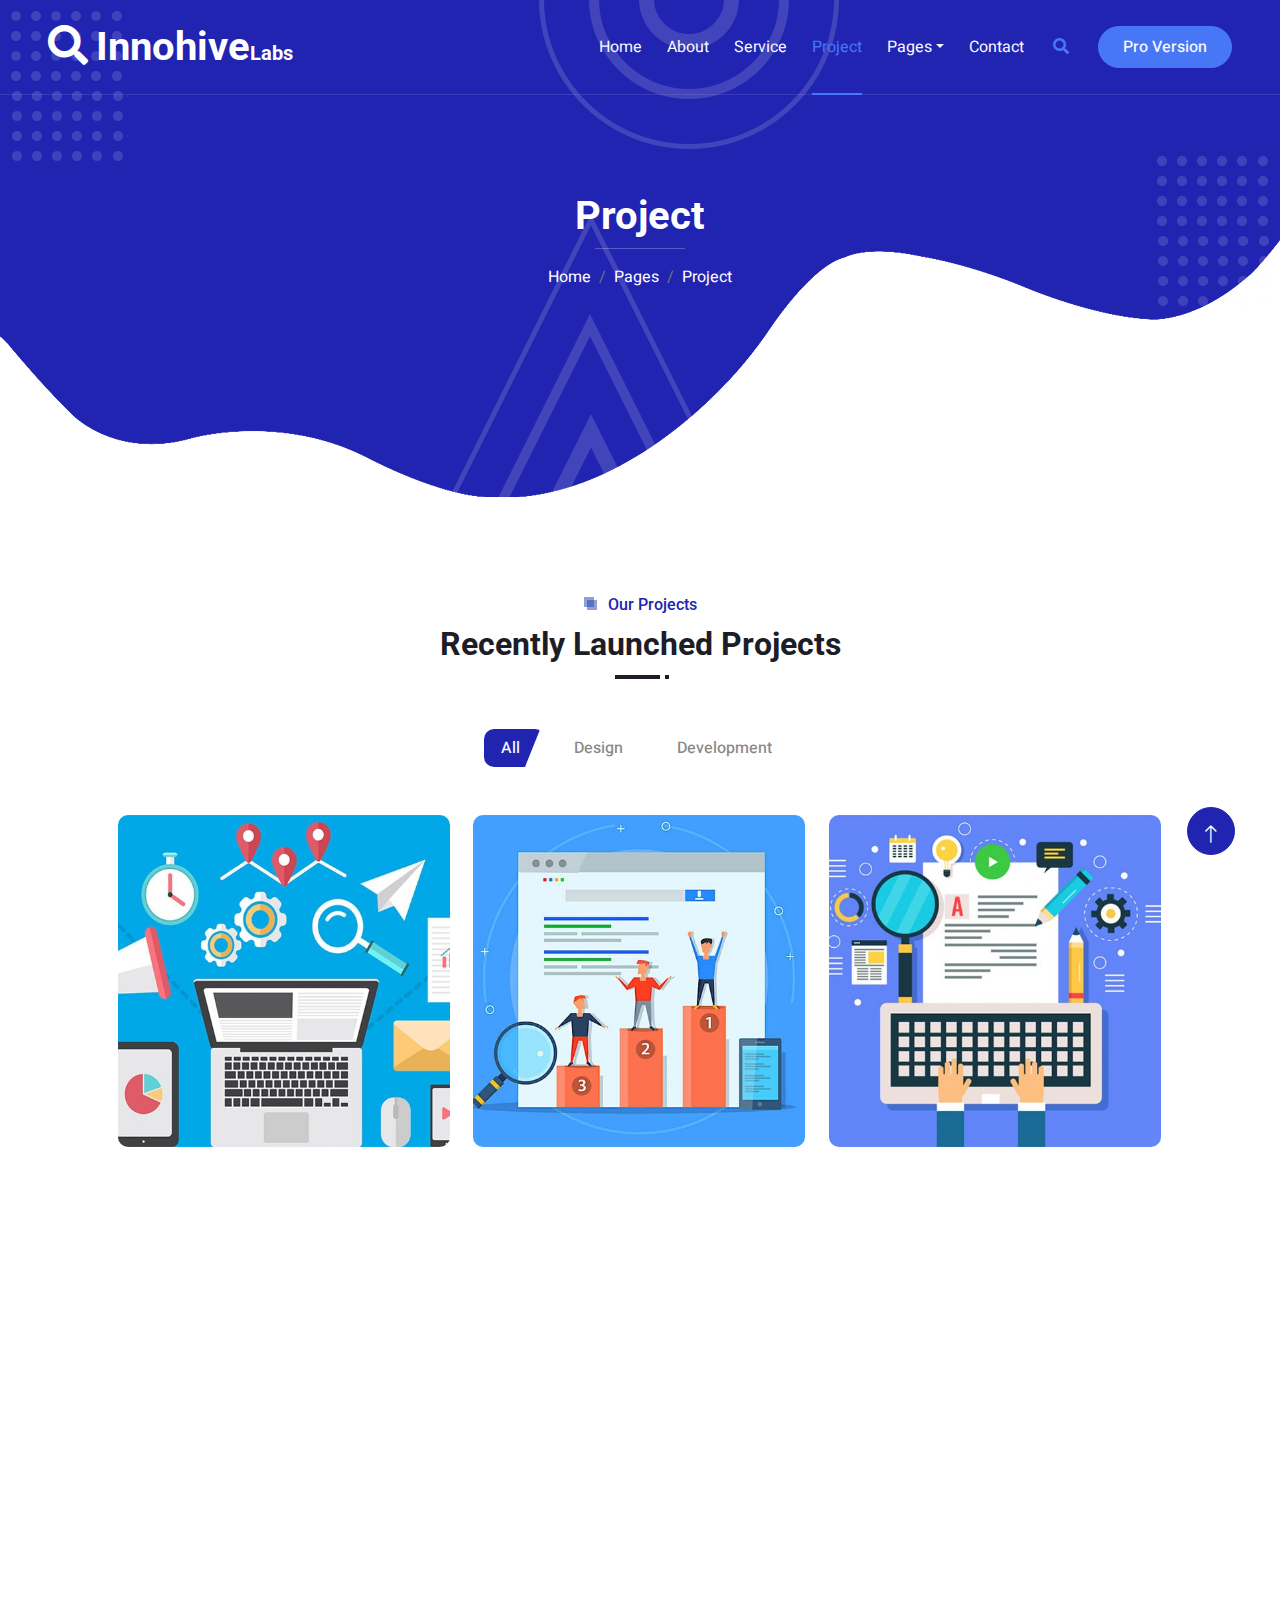
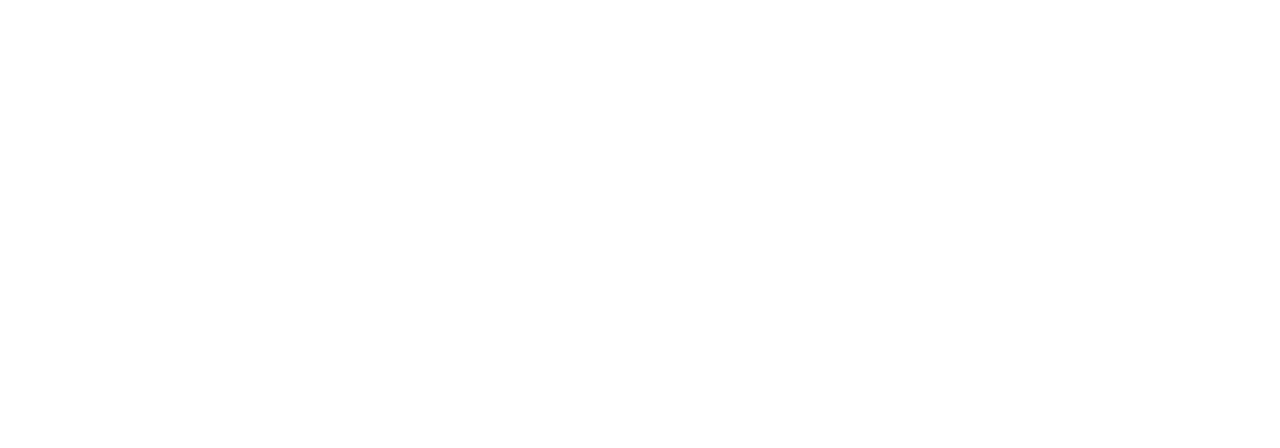
<file: project.html>
<!DOCTYPE html>
<html lang="en">

<head>
    <meta charset="utf-8">
    <meta content="width=device-width, initial-scale=1.0" name="viewport">
    <meta content="" name="keywords">
    <meta content="" name="description">

    <!-- Favicon -->
    <link href="img/favicon.ico" rel="icon">

    <!-- Google Web Fonts -->
    <link rel="preconnect" href="https://fonts.googleapis.com">
    <link rel="preconnect" href="https://fonts.gstatic.com" crossorigin>
    <link href="https://fonts.googleapis.com/css2?family=Heebo:wght@400;500&family=Roboto:wght@400;500;700&display=swap" rel="stylesheet"> 

    <!-- Icon Font Stylesheet -->
    <link href="https://cdnjs.cloudflare.com/ajax/libs/font-awesome/5.10.0/css/all.min.css" rel="stylesheet">
    <link href="https://cdn.jsdelivr.net/npm/bootstrap-icons@1.4.1/font/bootstrap-icons.css" rel="stylesheet">

    <!-- Libraries Stylesheet -->
    <link href="lib/animate/animate.min.css" rel="stylesheet">
    <link href="lib/owlcarousel/assets/owl.carousel.min.css" rel="stylesheet">
    <link href="lib/lightbox/css/lightbox.min.css" rel="stylesheet">

    <!-- Customized Bootstrap Stylesheet -->
    <link href="css/bootstrap.min.css" rel="stylesheet">

    <!-- Template Stylesheet -->
    <link href="css/style.css" rel="stylesheet">
</head>

<body>
    <div class="container-xxl bg-white p-0">
        <!-- Spinner Start -->
        <div id="spinner" class="show bg-white position-fixed translate-middle w-100 vh-100 top-50 start-50 d-flex align-items-center justify-content-center">
            <div class="spinner-grow text-primary" style="width: 3rem; height: 3rem;" role="status">
                <span class="sr-only">Loading...</span>
            </div>
        </div>
        <!-- Spinner End -->


        <!-- Navbar & Hero Start -->
        <div class="container-xxl position-relative p-0">
            <nav class="navbar navbar-expand-lg navbar-light px-4 px-lg-5 py-3 py-lg-0">
                <a href="" class="navbar-brand p-0">
                    <h1 class="m-0"><i class="fa fa-search me-2"></i>Innohive<span class="fs-5">Labs</span></h1>
                    <!-- <img src="img/logo.png" alt="Logo"> -->
                </a>
                <button class="navbar-toggler" type="button" data-bs-toggle="collapse" data-bs-target="#navbarCollapse">
                    <span class="fa fa-bars"></span>
                </button>
                <div class="collapse navbar-collapse" id="navbarCollapse">
                    <div class="navbar-nav ms-auto py-0">
                        <a href="index.html" class="nav-item nav-link">Home</a>
                        <a href="about.html" class="nav-item nav-link">About</a>
                        <a href="service.html" class="nav-item nav-link">Service</a>
                        <a href="project.html" class="nav-item nav-link active">Project</a>
                        <div class="nav-item dropdown">
                            <a href="#" class="nav-link dropdown-toggle" data-bs-toggle="dropdown">Pages</a>
                            <div class="dropdown-menu m-0">
                                <a href="team.html" class="dropdown-item">Our Team</a>
                                <a href="testimonial.html" class="dropdown-item">Testimonial</a>
                                <a href="404.html" class="dropdown-item">404 Page</a>
                            </div>
                        </div>
                        <a href="contact.html" class="nav-item nav-link">Contact</a>
                    </div>
                    <butaton type="button" class="btn text-secondary ms-3" data-bs-toggle="modal" data-bs-target="#searchModal"><i class="fa fa-search"></i></butaton>
                    <a href="https://htmlcodex.com/startup-company-website-template" class="btn btn-secondary text-light rounded-pill py-2 px-4 ms-3">Pro Version</a>
                </div>
            </nav>

            <div class="container-xxl py-5 bg-primary hero-header mb-5">
                <div class="container my-5 py-5 px-lg-5">
                    <div class="row g-5 py-5">
                        <div class="col-12 text-center">
                            <h1 class="text-white animated zoomIn">Project</h1>
                            <hr class="bg-white mx-auto mt-0" style="width: 90px;">
                            <nav aria-label="breadcrumb">
                                <ol class="breadcrumb justify-content-center">
                                    <li class="breadcrumb-item"><a class="text-white" href="#">Home</a></li>
                                    <li class="breadcrumb-item"><a class="text-white" href="#">Pages</a></li>
                                    <li class="breadcrumb-item text-white active" aria-current="page">Project</li>
                                </ol>
                            </nav>
                        </div>
                    </div>
                </div>
            </div>
        </div>
        <!-- Navbar & Hero End -->


        <!-- Full Screen Search Start -->
        <div class="modal fade" id="searchModal" tabindex="-1">
            <div class="modal-dialog modal-fullscreen">
                <div class="modal-content" style="background: rgba(29, 29, 39, 0.7);">
                    <div class="modal-header border-0">
                        <button type="button" class="btn bg-white btn-close" data-bs-dismiss="modal" aria-label="Close"></button>
                    </div>
                    <div class="modal-body d-flex align-items-center justify-content-center">
                        <div class="input-group" style="max-width: 600px;">
                            <input type="text" class="form-control bg-transparent border-light p-3" placeholder="Type search keyword">
                            <button class="btn btn-light px-4"><i class="bi bi-search"></i></button>
                        </div>
                    </div>
                </div>
            </div>
        </div>
        <!-- Full Screen Search End -->


        <!-- Portfolio Start -->
        <div class="container-xxl py-5">
            <div class="container px-lg-5">
                <div class="section-title position-relative text-center mb-5 pb-2 wow fadeInUp" data-wow-delay="0.1s">
                    <h6 class="position-relative d-inline text-primary ps-4">Our Projects</h6>
                    <h2 class="mt-2">Recently Launched Projects</h2>
                </div>
                <div class="row mt-n2 wow fadeInUp" data-wow-delay="0.1s">
                    <div class="col-12 text-center">
                        <ul class="list-inline mb-5" id="portfolio-flters">
                            <li class="btn px-3 pe-4 active" data-filter="*">All</li>
                            <li class="btn px-3 pe-4" data-filter=".first">Design</li>
                            <li class="btn px-3 pe-4" data-filter=".second">Development</li>
                        </ul>
                    </div>
                </div>
                <div class="row g-4 portfolio-container">
                    <div class="col-lg-4 col-md-6 portfolio-item first wow zoomIn" data-wow-delay="0.1s">
                        <div class="position-relative rounded overflow-hidden">
                            <img class="img-fluid w-100" src="img/portfolio-1.jpg" alt="">
                            <div class="portfolio-overlay">
                                <a class="btn btn-light" href="img/portfolio-1.jpg" data-lightbox="portfolio"><i class="fa fa-plus fa-2x text-primary"></i></a>
                                <div class="mt-auto">
                                    <small class="text-white"><i class="fa fa-folder me-2"></i>Web Design</small>
                                    <a class="h5 d-block text-white mt-1 mb-0" href="">Project Name</a>
                                </div>
                            </div>
                        </div>
                    </div>
                    <div class="col-lg-4 col-md-6 portfolio-item second wow zoomIn" data-wow-delay="0.3s">
                        <div class="position-relative rounded overflow-hidden">
                            <img class="img-fluid w-100" src="img/portfolio-2.jpg" alt="">
                            <div class="portfolio-overlay">
                                <a class="btn btn-light" href="img/portfolio-2.jpg" data-lightbox="portfolio"><i class="fa fa-plus fa-2x text-primary"></i></a>
                                <div class="mt-auto">
                                    <small class="text-white"><i class="fa fa-folder me-2"></i>Web Design</small>
                                    <a class="h5 d-block text-white mt-1 mb-0" href="">Project Name</a>
                                </div>
                            </div>
                        </div>
                    </div>
                    <div class="col-lg-4 col-md-6 portfolio-item first wow zoomIn" data-wow-delay="0.6s">
                        <div class="position-relative rounded overflow-hidden">
                            <img class="img-fluid w-100" src="img/portfolio-3.jpg" alt="">
                            <div class="portfolio-overlay">
                                <a class="btn btn-light" href="img/portfolio-3.jpg" data-lightbox="portfolio"><i class="fa fa-plus fa-2x text-primary"></i></a>
                                <div class="mt-auto">
                                    <small class="text-white"><i class="fa fa-folder me-2"></i>Web Design</small>
                                    <a class="h5 d-block text-white mt-1 mb-0" href="">Project Name</a>
                                </div>
                            </div>
                        </div>
                    </div>
                    <div class="col-lg-4 col-md-6 portfolio-item second wow zoomIn" data-wow-delay="0.1s">
                        <div class="position-relative rounded overflow-hidden">
                            <img class="img-fluid w-100" src="img/portfolio-4.jpg" alt="">
                            <div class="portfolio-overlay">
                                <a class="btn btn-light" href="img/portfolio-4.jpg" data-lightbox="portfolio"><i class="fa fa-plus fa-2x text-primary"></i></a>
                                <div class="mt-auto">
                                    <small class="text-white"><i class="fa fa-folder me-2"></i>Web Design</small>
                                    <a class="h5 d-block text-white mt-1 mb-0" href="">Project Name</a>
                                </div>
                            </div>
                        </div>
                    </div>
                    <div class="col-lg-4 col-md-6 portfolio-item first wow zoomIn" data-wow-delay="0.3s">
                        <div class="position-relative rounded overflow-hidden">
                            <img class="img-fluid w-100" src="img/portfolio-5.jpg" alt="">
                            <div class="portfolio-overlay">
                                <a class="btn btn-light" href="img/portfolio-5.jpg" data-lightbox="portfolio"><i class="fa fa-plus fa-2x text-primary"></i></a>
                                <div class="mt-auto">
                                    <small class="text-white"><i class="fa fa-folder me-2"></i>Web Design</small>
                                    <a class="h5 d-block text-white mt-1 mb-0" href="">Project Name</a>
                                </div>
                            </div>
                        </div>
                    </div>
                    <div class="col-lg-4 col-md-6 portfolio-item second wow zoomIn" data-wow-delay="0.6s">
                        <div class="position-relative rounded overflow-hidden">
                            <img class="img-fluid w-100" src="img/portfolio-6.jpg" alt="">
                            <div class="portfolio-overlay">
                                <a class="btn btn-light" href="img/portfolio-6.jpg" data-lightbox="portfolio"><i class="fa fa-plus fa-2x text-primary"></i></a>
                                <div class="mt-auto">
                                    <small class="text-white"><i class="fa fa-folder me-2"></i>Web Design</small>
                                    <a class="h5 d-block text-white mt-1 mb-0" href="">Project Name</a>
                                </div>
                            </div>
                        </div>
                    </div>
                </div>
            </div>
        </div>
        <!-- Portfolio End -->
        

        <!-- Footer Start -->
        <div class="container-fluid bg-primary text-light footer mt-5 pt-5 wow fadeIn" data-wow-delay="0.1s">
            <div class="container py-5 px-lg-5">
                <div class="row g-5">
                    <div class="col-md-6 col-lg-3">
                        <h5 class="text-white mb-4">Get In Touch</h5>
                        <p><i class="fa fa-map-marker-alt me-3"></i>Kolkata</p>
                        <!-- <p><i class="fa fa-phone-alt me-3"></i>+012 345 67890</p> -->
                        <p><i class="fa fa-envelope me-3"></i>innohivelabs@gmail.com</p>
                        <div class="d-flex pt-2">
                            <a class="btn btn-outline-light btn-social" href="https://x.com/InnohiveLabs"><i class="fab fa-twitter"></i></a>
                            <!-- <a class="btn btn-outline-light btn-social" href=""><i class="fab fa-facebook-f"></i></a> -->
                            <!-- <a class="btn btn-outline-light btn-social" href=""><i class="fab fa-youtube"></i></a> -->
                            <a class="btn btn-outline-light btn-social" href="https://www.instagram.com/innohivelabs/"><i class="fab fa-instagram"></i></a>
                            <a class="btn btn-outline-light btn-social" href="https://www.instagram.com/innohivelabs/"><i class="fab fa-linkedin-in"></i></a>
                         </div>
                    </div>
                    <div class="col-md-6 col-lg-3">
                        <h5 class="text-white mb-4">Popular Link</h5>
                        <a class="btn btn-link" href="">About Us</a>
                        <a class="btn btn-link" href="">Contact Us</a>
                        <a class="btn btn-link" href="">Privacy Policy</a>
                        <a class="btn btn-link" href="">Terms & Condition</a>
                        <a class="btn btn-link" href="">Career</a>
                    </div>
                    <div class="col-md-6 col-lg-3">
                        <h5 class="text-white mb-4">Project Gallery</h5>
                        <div class="row g-2">
                            <div class="col-4">
                                <img class="img-fluid" src="img/portfolio-1.jpg" alt="Image">
                            </div>
                            <div class="col-4">
                                <img class="img-fluid" src="img/portfolio-2.jpg" alt="Image">
                            </div>
                            <div class="col-4">
                                <img class="img-fluid" src="img/portfolio-3.jpg" alt="Image">
                            </div>
                            <div class="col-4">
                                <img class="img-fluid" src="img/portfolio-4.jpg" alt="Image">
                            </div>
                            <div class="col-4">
                                <img class="img-fluid" src="img/portfolio-5.jpg" alt="Image">
                            </div>
                            <div class="col-4">
                                <img class="img-fluid" src="img/portfolio-6.jpg" alt="Image">
                            </div>
                        </div>
                    </div>
                    <div class="col-md-6 col-lg-3">
                        <h5 class="text-white mb-4">Newsletter</h5>
                        <p>Lorem ipsum dolor sit amet elit. Phasellus nec pretium mi. Curabitur facilisis ornare velit non vulpu</p>
                        <div class="position-relative w-100 mt-3">
                            <input class="form-control border-0 rounded-pill w-100 ps-4 pe-5" type="text" placeholder="Your Email" style="height: 48px;">
                            <button type="button" class="btn shadow-none position-absolute top-0 end-0 mt-1 me-2"><i class="fa fa-paper-plane text-primary fs-4"></i></button>
                        </div>
                    </div>
                </div>
            </div>
            <div class="container px-lg-5">
                <div class="copyright">
                    <div class="row">
                        <div class="col-md-6 text-center text-md-start mb-3 mb-md-0">
                            &copy; <a class="border-bottom" href="innohivelabs.tech">@2025 InnohiveLabs</a>, All Right Reserved. 
							
							
                        </div>
                        <div class="col-md-6 text-center text-md-end">
                            <div class="footer-menu">
                                <a href="">Home</a>
                                <a href="">Cookies</a>
                                <a href="">Help</a>
                                <a href="">FQAs</a>
                            </div>
                        </div>
                    </div>
                </div>
            </div>
        </div>
        <!-- Footer End -->


        <!-- Back to Top -->
        <a href="#" class="btn btn-lg btn-primary btn-lg-square back-to-top pt-2"><i class="bi bi-arrow-up"></i></a>
    </div>

    <!-- JavaScript Libraries -->
    <script src="https://code.jquery.com/jquery-3.4.1.min.js"></script>
    <script src="https://cdn.jsdelivr.net/npm/bootstrap@5.0.0/dist/js/bootstrap.bundle.min.js"></script>
    <script src="lib/wow/wow.min.js"></script>
    <script src="lib/easing/easing.min.js"></script>
    <script src="lib/waypoints/waypoints.min.js"></script>
    <script src="lib/owlcarousel/owl.carousel.min.js"></script>
    <script src="lib/isotope/isotope.pkgd.min.js"></script>
    <script src="lib/lightbox/js/lightbox.min.js"></script>

    <!-- Template Javascript -->
    <script src="js/main.js"></script>
</body>

</html>
</file>
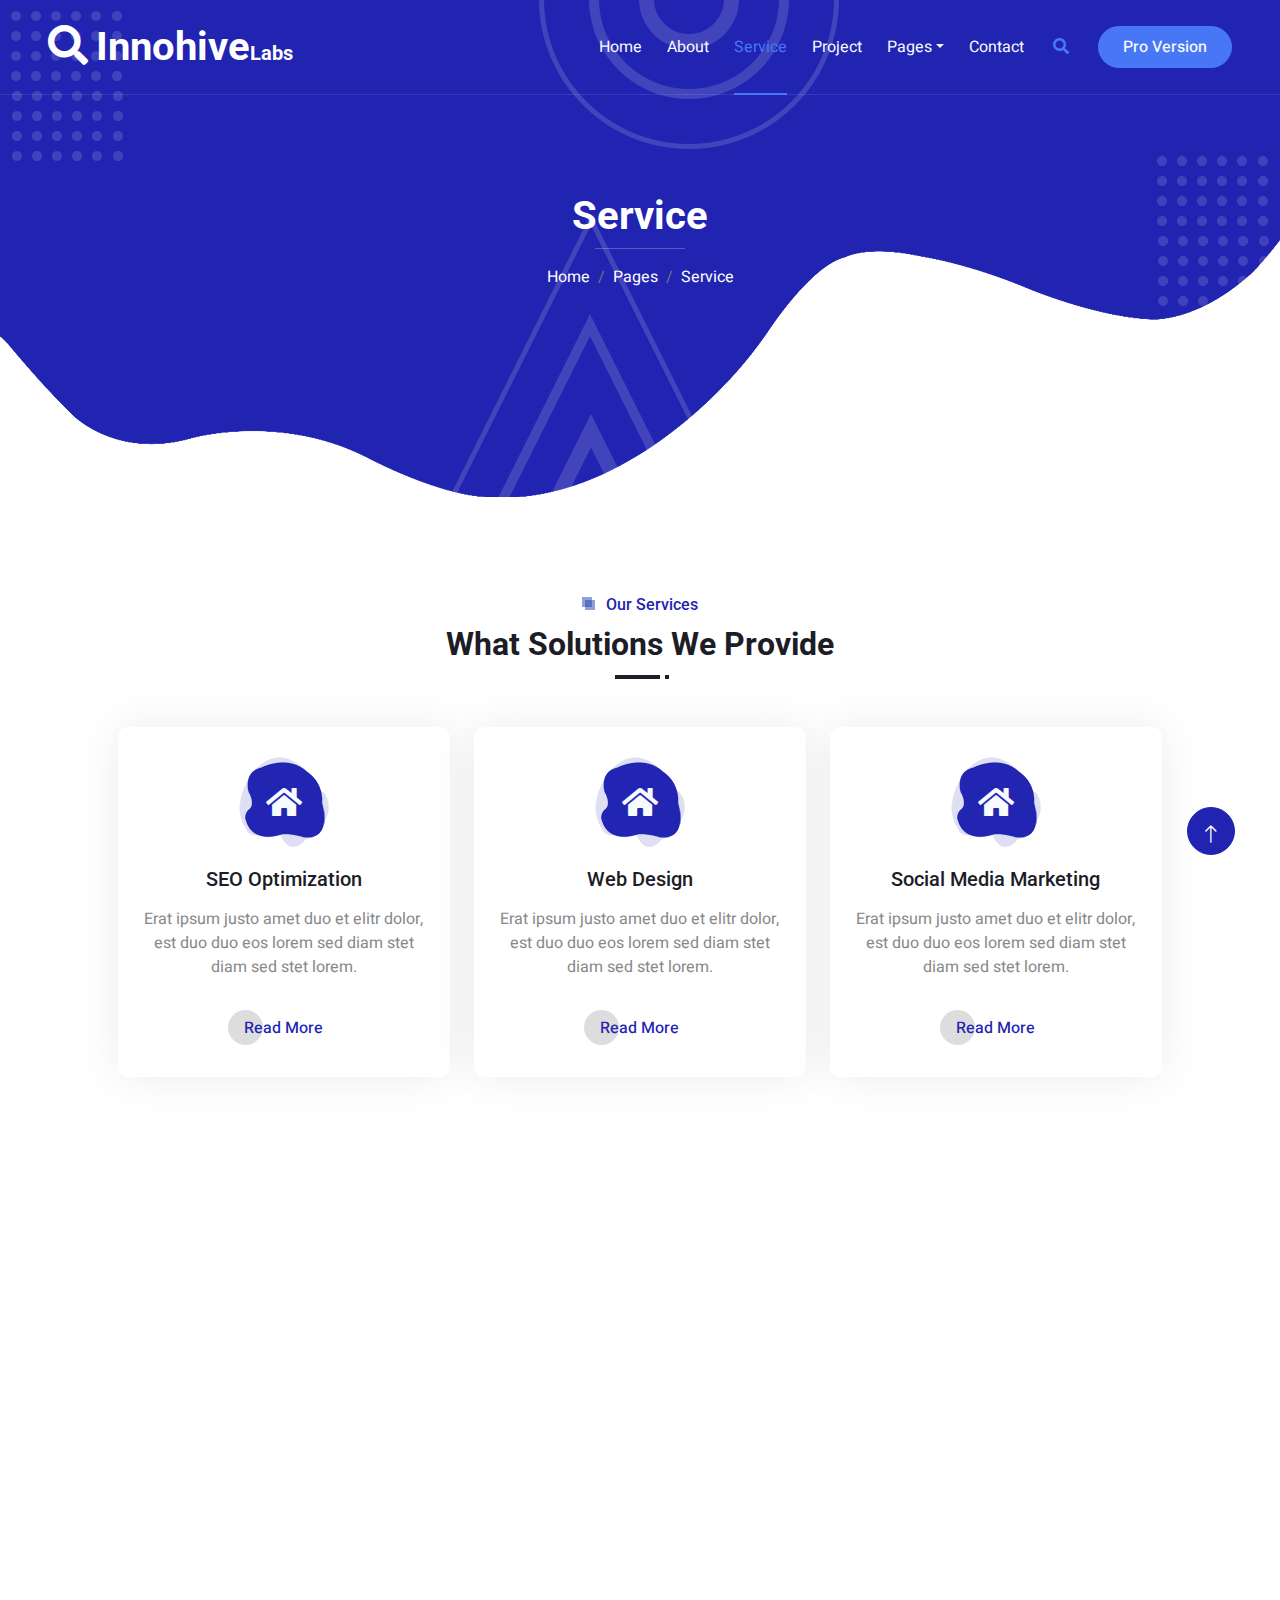
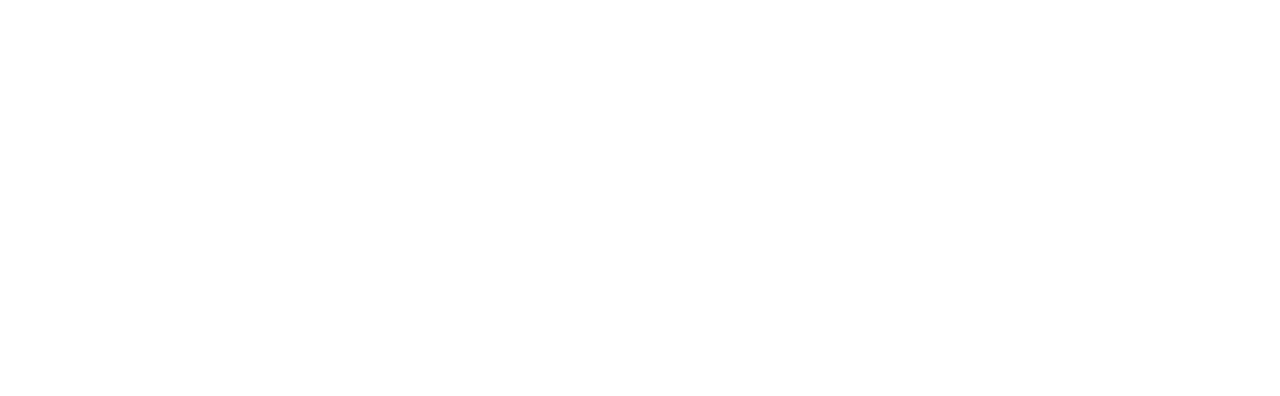
<file: service.html>
<!DOCTYPE html>
<html lang="en">

<head>
    <meta charset="utf-8">
    <meta content="width=device-width, initial-scale=1.0" name="viewport">
    <meta content="" name="keywords">
    <meta content="" name="description">

    <!-- Favicon -->
    <link href="img/favicon.ico" rel="icon">

    <!-- Google Web Fonts -->
    <link rel="preconnect" href="https://fonts.googleapis.com">
    <link rel="preconnect" href="https://fonts.gstatic.com" crossorigin>
    <link href="https://fonts.googleapis.com/css2?family=Heebo:wght@400;500&family=Roboto:wght@400;500;700&display=swap" rel="stylesheet"> 

    <!-- Icon Font Stylesheet -->
    <link href="https://cdnjs.cloudflare.com/ajax/libs/font-awesome/5.10.0/css/all.min.css" rel="stylesheet">
    <link href="https://cdn.jsdelivr.net/npm/bootstrap-icons@1.4.1/font/bootstrap-icons.css" rel="stylesheet">

    <!-- Libraries Stylesheet -->
    <link href="lib/animate/animate.min.css" rel="stylesheet">
    <link href="lib/owlcarousel/assets/owl.carousel.min.css" rel="stylesheet">
    <link href="lib/lightbox/css/lightbox.min.css" rel="stylesheet">

    <!-- Customized Bootstrap Stylesheet -->
    <link href="css/bootstrap.min.css" rel="stylesheet">

    <!-- Template Stylesheet -->
    <link href="css/style.css" rel="stylesheet">
</head>

<body>
    <div class="container-xxl bg-white p-0">
        <!-- Spinner Start -->
        <div id="spinner" class="show bg-white position-fixed translate-middle w-100 vh-100 top-50 start-50 d-flex align-items-center justify-content-center">
            <div class="spinner-grow text-primary" style="width: 3rem; height: 3rem;" role="status">
                <span class="sr-only">Loading...</span>
            </div>
        </div>
        <!-- Spinner End -->


        <!-- Navbar & Hero Start -->
        <div class="container-xxl position-relative p-0">
            <nav class="navbar navbar-expand-lg navbar-light px-4 px-lg-5 py-3 py-lg-0">
                <a href="" class="navbar-brand p-0">
                    <h1 class="m-0"><i class="fa fa-search me-2"></i>Innohive<span class="fs-5">Labs</span></h1>
                    <!-- <img src="img/logo.png" alt="Logo"> -->
                </a>
                <button class="navbar-toggler" type="button" data-bs-toggle="collapse" data-bs-target="#navbarCollapse">
                    <span class="fa fa-bars"></span>
                </button>
                <div class="collapse navbar-collapse" id="navbarCollapse">
                    <div class="navbar-nav ms-auto py-0">
                        <a href="index.html" class="nav-item nav-link">Home</a>
                        <a href="about.html" class="nav-item nav-link">About</a>
                        <a href="service.html" class="nav-item nav-link active">Service</a>
                        <a href="project.html" class="nav-item nav-link">Project</a>
                        <div class="nav-item dropdown">
                            <a href="#" class="nav-link dropdown-toggle" data-bs-toggle="dropdown">Pages</a>
                            <div class="dropdown-menu m-0">
                                <a href="team.html" class="dropdown-item">Our Team</a>
                                <a href="testimonial.html" class="dropdown-item">Testimonial</a>
                                <a href="404.html" class="dropdown-item">404 Page</a>
                            </div>
                        </div>
                        <a href="contact.html" class="nav-item nav-link">Contact</a>
                    </div>
                    <butaton type="button" class="btn text-secondary ms-3" data-bs-toggle="modal" data-bs-target="#searchModal"><i class="fa fa-search"></i></butaton>
                    <a href="https://htmlcodex.com/startup-company-website-template" class="btn btn-secondary text-light rounded-pill py-2 px-4 ms-3">Pro Version</a>
                </div>
            </nav>

            <div class="container-xxl py-5 bg-primary hero-header mb-5">
                <div class="container my-5 py-5 px-lg-5">
                    <div class="row g-5 py-5">
                        <div class="col-12 text-center">
                            <h1 class="text-white animated zoomIn">Service</h1>
                            <hr class="bg-white mx-auto mt-0" style="width: 90px;">
                            <nav aria-label="breadcrumb">
                                <ol class="breadcrumb justify-content-center">
                                    <li class="breadcrumb-item"><a class="text-white" href="#">Home</a></li>
                                    <li class="breadcrumb-item"><a class="text-white" href="#">Pages</a></li>
                                    <li class="breadcrumb-item text-white active" aria-current="page">Service</li>
                                </ol>
                            </nav>
                        </div>
                    </div>
                </div>
            </div>
        </div>
        <!-- Navbar & Hero End -->


        <!-- Full Screen Search Start -->
        <div class="modal fade" id="searchModal" tabindex="-1">
            <div class="modal-dialog modal-fullscreen">
                <div class="modal-content" style="background: rgba(29, 29, 39, 0.7);">
                    <div class="modal-header border-0">
                        <button type="button" class="btn bg-white btn-close" data-bs-dismiss="modal" aria-label="Close"></button>
                    </div>
                    <div class="modal-body d-flex align-items-center justify-content-center">
                        <div class="input-group" style="max-width: 600px;">
                            <input type="text" class="form-control bg-transparent border-light p-3" placeholder="Type search keyword">
                            <button class="btn btn-light px-4"><i class="bi bi-search"></i></button>
                        </div>
                    </div>
                </div>
            </div>
        </div>
        <!-- Full Screen Search End -->


        <!-- Service Start -->
        <div class="container-xxl py-5">
            <div class="container px-lg-5">
                <div class="section-title position-relative text-center mb-5 pb-2 wow fadeInUp" data-wow-delay="0.1s">
                    <h6 class="position-relative d-inline text-primary ps-4">Our Services</h6>
                    <h2 class="mt-2">What Solutions We Provide</h2>
                </div>
                <div class="row g-4">
                    <div class="col-lg-4 col-md-6 wow zoomIn" data-wow-delay="0.1s">
                        <div class="service-item d-flex flex-column justify-content-center text-center rounded">
                            <div class="service-icon flex-shrink-0">
                                <i class="fa fa-home fa-2x"></i>
                            </div>
                            <h5 class="mb-3">SEO Optimization</h5>
                            <p>Erat ipsum justo amet duo et elitr dolor, est duo duo eos lorem sed diam stet diam sed stet lorem.</p>
                            <a class="btn px-3 mt-auto mx-auto" href="">Read More</a>
                        </div>
                    </div>
                    <div class="col-lg-4 col-md-6 wow zoomIn" data-wow-delay="0.3s">
                        <div class="service-item d-flex flex-column justify-content-center text-center rounded">
                            <div class="service-icon flex-shrink-0">
                                <i class="fa fa-home fa-2x"></i>
                            </div>
                            <h5 class="mb-3">Web Design</h5>
                            <p>Erat ipsum justo amet duo et elitr dolor, est duo duo eos lorem sed diam stet diam sed stet lorem.</p>
                            <a class="btn px-3 mt-auto mx-auto" href="">Read More</a>
                        </div>
                    </div>
                    <div class="col-lg-4 col-md-6 wow zoomIn" data-wow-delay="0.6s">
                        <div class="service-item d-flex flex-column justify-content-center text-center rounded">
                            <div class="service-icon flex-shrink-0">
                                <i class="fa fa-home fa-2x"></i>
                            </div>
                            <h5 class="mb-3">Social Media Marketing</h5>
                            <p>Erat ipsum justo amet duo et elitr dolor, est duo duo eos lorem sed diam stet diam sed stet lorem.</p>
                            <a class="btn px-3 mt-auto mx-auto" href="">Read More</a>
                        </div>
                    </div>
                    <div class="col-lg-4 col-md-6 wow zoomIn" data-wow-delay="0.1s">
                        <div class="service-item d-flex flex-column justify-content-center text-center rounded">
                            <div class="service-icon flex-shrink-0">
                                <i class="fa fa-home fa-2x"></i>
                            </div>
                            <h5 class="mb-3">Email Marketing</h5>
                            <p>Erat ipsum justo amet duo et elitr dolor, est duo duo eos lorem sed diam stet diam sed stet lorem.</p>
                            <a class="btn px-3 mt-auto mx-auto" href="">Read More</a>
                        </div>
                    </div>
                    <div class="col-lg-4 col-md-6 wow zoomIn" data-wow-delay="0.3s">
                        <div class="service-item d-flex flex-column justify-content-center text-center rounded">
                            <div class="service-icon flex-shrink-0">
                                <i class="fa fa-home fa-2x"></i>
                            </div>
                            <h5 class="mb-3">PPC Advertising</h5>
                            <p>Erat ipsum justo amet duo et elitr dolor, est duo duo eos lorem sed diam stet diam sed stet lorem.</p>
                            <a class="btn px-3 mt-auto mx-auto" href="">Read More</a>
                        </div>
                    </div>
                    <div class="col-lg-4 col-md-6 wow zoomIn" data-wow-delay="0.6s">
                        <div class="service-item d-flex flex-column justify-content-center text-center rounded">
                            <div class="service-icon flex-shrink-0">
                                <i class="fa fa-home fa-2x"></i>
                            </div>
                            <h5 class="mb-3">App Development</h5>
                            <p>Erat ipsum justo amet duo et elitr dolor, est duo duo eos lorem sed diam stet diam sed stet lorem.</p>
                            <a class="btn px-3 mt-auto mx-auto" href="">Read More</a>
                        </div>
                    </div>
                </div>
            </div>
        </div>
        <!-- Service End -->
        

        <!-- Footer Start -->
        <div class="container-fluid bg-primary text-light footer mt-5 pt-5 wow fadeIn" data-wow-delay="0.1s">
            <div class="container py-5 px-lg-5">
                <div class="row g-5">
                    <div class="col-md-6 col-lg-3">
                        <h5 class="text-white mb-4">Get In Touch</h5>
                        <p><i class="fa fa-map-marker-alt me-3"></i>Kolkata</p>
                        <!-- <p><i class="fa fa-phone-alt me-3"></i>+012 345 67890</p> -->
                        <p><i class="fa fa-envelope me-3"></i>innohivelabs@gmail.com</p>
                        <div class="d-flex pt-2">
                            <a class="btn btn-outline-light btn-social" href="https://x.com/InnohiveLabs"><i class="fab fa-twitter"></i></a>
                            <!-- <a class="btn btn-outline-light btn-social" href=""><i class="fab fa-facebook-f"></i></a> -->
                            <!-- <a class="btn btn-outline-light btn-social" href=""><i class="fab fa-youtube"></i></a> -->
                            <a class="btn btn-outline-light btn-social" href="https://www.instagram.com/innohivelabs/"><i class="fab fa-instagram"></i></a>
                            <a class="btn btn-outline-light btn-social" href="https://www.instagram.com/innohivelabs/"><i class="fab fa-linkedin-in"></i></a>
                        </div>
                    </div>
                    <div class="col-md-6 col-lg-3">
                        <h5 class="text-white mb-4">Popular Link</h5>
                        <a class="btn btn-link" href="">About Us</a>
                        <a class="btn btn-link" href="">Contact Us</a>
                        <a class="btn btn-link" href="">Privacy Policy</a>
                        <a class="btn btn-link" href="">Terms & Condition</a>
                        <a class="btn btn-link" href="">Career</a>
                    </div>
                    <div class="col-md-6 col-lg-3">
                        <h5 class="text-white mb-4">Project Gallery</h5>
                        <div class="row g-2">
                            <div class="col-4">
                                <img class="img-fluid" src="img/portfolio-1.jpg" alt="Image">
                            </div>
                            <div class="col-4">
                                <img class="img-fluid" src="img/portfolio-2.jpg" alt="Image">
                            </div>
                            <div class="col-4">
                                <img class="img-fluid" src="img/portfolio-3.jpg" alt="Image">
                            </div>
                            <div class="col-4">
                                <img class="img-fluid" src="img/portfolio-4.jpg" alt="Image">
                            </div>
                            <div class="col-4">
                                <img class="img-fluid" src="img/portfolio-5.jpg" alt="Image">
                            </div>
                            <div class="col-4">
                                <img class="img-fluid" src="img/portfolio-6.jpg" alt="Image">
                            </div>
                        </div>
                    </div>
                    <div class="col-md-6 col-lg-3">
                        <h5 class="text-white mb-4">Newsletter</h5>
                        <p>Lorem ipsum dolor sit amet elit. Phasellus nec pretium mi. Curabitur facilisis ornare velit non vulpu</p>
                        <div class="position-relative w-100 mt-3">
                            <input class="form-control border-0 rounded-pill w-100 ps-4 pe-5" type="text" placeholder="Your Email" style="height: 48px;">
                            <button type="button" class="btn shadow-none position-absolute top-0 end-0 mt-1 me-2"><i class="fa fa-paper-plane text-primary fs-4"></i></button>
                        </div>
                    </div>
                </div>
            </div>
            <div class="container px-lg-5">
                <div class="copyright">
                    <div class="row">
                        <div class="col-md-6 text-center text-md-start mb-3 mb-md-0">
                            &copy; <a class="border-bottom" href="innohivelabs.tech">@2025 InnohiveLabs</a>, All Right Reserved. 
							
                        </div>
                        <div class="col-md-6 text-center text-md-end">
                            <div class="footer-menu">
                                <a href="">Home</a>
                                <a href="">Cookies</a>
                                <a href="">Help</a>
                                <a href="">FQAs</a>
                            </div>
                        </div>
                    </div>
                </div>
            </div>
        </div>
        <!-- Footer End -->


        <!-- Back to Top -->
        <a href="#" class="btn btn-lg btn-primary btn-lg-square back-to-top pt-2"><i class="bi bi-arrow-up"></i></a>
    </div>

    <!-- JavaScript Libraries -->
    <script src="https://code.jquery.com/jquery-3.4.1.min.js"></script>
    <script src="https://cdn.jsdelivr.net/npm/bootstrap@5.0.0/dist/js/bootstrap.bundle.min.js"></script>
    <script src="lib/wow/wow.min.js"></script>
    <script src="lib/easing/easing.min.js"></script>
    <script src="lib/waypoints/waypoints.min.js"></script>
    <script src="lib/owlcarousel/owl.carousel.min.js"></script>
    <script src="lib/isotope/isotope.pkgd.min.js"></script>
    <script src="lib/lightbox/js/lightbox.min.js"></script>

    <!-- Template Javascript -->
    <script src="js/main.js"></script>
</body>

</html>
</file>
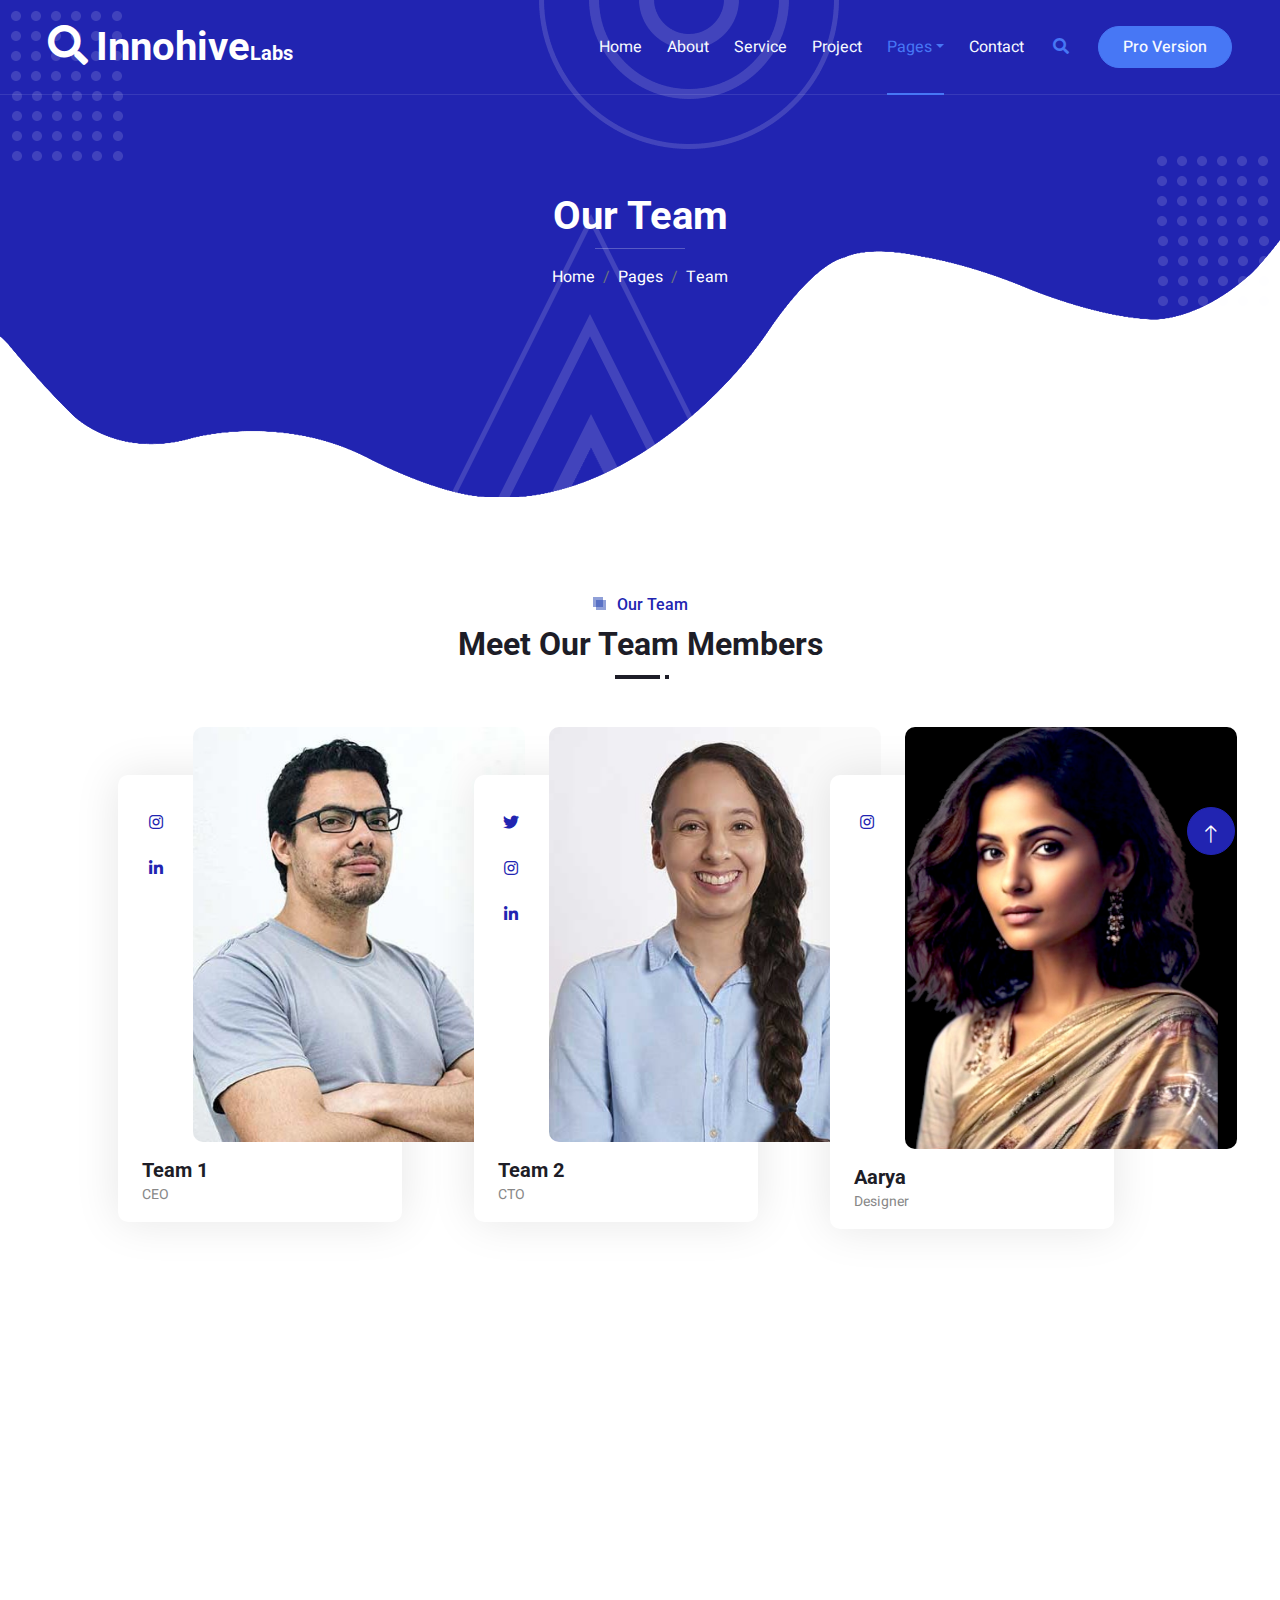
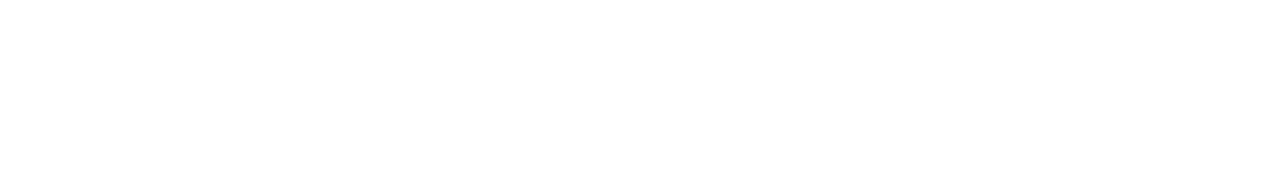
<file: team.html>
<!DOCTYPE html>
<html lang="en">

<head>
    <meta charset="utf-8">
    <meta content="width=device-width, initial-scale=1.0" name="viewport">
    <meta content="" name="keywords">
    <meta content="" name="description">

    <!-- Favicon -->
    <link href="img/favicon.ico" rel="icon">

    <!-- Google Web Fonts -->
    <link rel="preconnect" href="https://fonts.googleapis.com">
    <link rel="preconnect" href="https://fonts.gstatic.com" crossorigin>
    <link href="https://fonts.googleapis.com/css2?family=Heebo:wght@400;500&family=Roboto:wght@400;500;700&display=swap" rel="stylesheet"> 

    <!-- Icon Font Stylesheet -->
    <link href="https://cdnjs.cloudflare.com/ajax/libs/font-awesome/5.10.0/css/all.min.css" rel="stylesheet">
    <link href="https://cdn.jsdelivr.net/npm/bootstrap-icons@1.4.1/font/bootstrap-icons.css" rel="stylesheet">

    <!-- Libraries Stylesheet -->
    <link href="lib/animate/animate.min.css" rel="stylesheet">
    <link href="lib/owlcarousel/assets/owl.carousel.min.css" rel="stylesheet">
    <link href="lib/lightbox/css/lightbox.min.css" rel="stylesheet">

    <!-- Customized Bootstrap Stylesheet -->
    <link href="css/bootstrap.min.css" rel="stylesheet">

    <!-- Template Stylesheet -->
    <link href="css/style.css" rel="stylesheet">
</head>

<body>
    <div class="container-xxl bg-white p-0">
        <!-- Spinner Start -->
        <div id="spinner" class="show bg-white position-fixed translate-middle w-100 vh-100 top-50 start-50 d-flex align-items-center justify-content-center">
            <div class="spinner-grow text-primary" style="width: 3rem; height: 3rem;" role="status">
                <span class="sr-only">Loading...</span>
            </div>
        </div>
        <!-- Spinner End -->


        <!-- Navbar & Hero Start -->
        <div class="container-xxl position-relative p-0">
            <nav class="navbar navbar-expand-lg navbar-light px-4 px-lg-5 py-3 py-lg-0">
                <a href="" class="navbar-brand p-0">
                    <h1 class="m-0"><i class="fa fa-search me-2"></i>Innohive<span class="fs-5">Labs</span></h1>
                    <!-- <img src="img/logo.png" alt="Logo"> -->
                </a>
                <button class="navbar-toggler" type="button" data-bs-toggle="collapse" data-bs-target="#navbarCollapse">
                    <span class="fa fa-bars"></span>
                </button>
                <div class="collapse navbar-collapse" id="navbarCollapse">
                    <div class="navbar-nav ms-auto py-0">
                        <a href="index.html" class="nav-item nav-link">Home</a>
                        <a href="about.html" class="nav-item nav-link">About</a>
                        <a href="service.html" class="nav-item nav-link">Service</a>
                        <a href="project.html" class="nav-item nav-link">Project</a>
                        <div class="nav-item dropdown">
                            <a href="#" class="nav-link dropdown-toggle active" data-bs-toggle="dropdown">Pages</a>
                            <div class="dropdown-menu m-0">
                                <a href="team.html" class="dropdown-item active">Our Team</a>
                                <a href="testimonial.html" class="dropdown-item">Testimonial</a>
                                <a href="404.html" class="dropdown-item">404 Page</a>
                            </div>
                        </div>
                        <a href="contact.html" class="nav-item nav-link">Contact</a>
                    </div>
                    <butaton type="button" class="btn text-secondary ms-3" data-bs-toggle="modal" data-bs-target="#searchModal"><i class="fa fa-search"></i></butaton>
                    <a href="https://htmlcodex.com/startup-company-website-template" class="btn btn-secondary text-light rounded-pill py-2 px-4 ms-3">Pro Version</a>
                </div>
            </nav>

            <div class="container-xxl py-5 bg-primary hero-header mb-5">
                <div class="container my-5 py-5 px-lg-5">
                    <div class="row g-5 py-5">
                        <div class="col-12 text-center">
                            <h1 class="text-white animated zoomIn">Our Team</h1>
                            <hr class="bg-white mx-auto mt-0" style="width: 90px;">
                            <nav aria-label="breadcrumb">
                                <ol class="breadcrumb justify-content-center">
                                    <li class="breadcrumb-item"><a class="text-white" href="#">Home</a></li>
                                    <li class="breadcrumb-item"><a class="text-white" href="#">Pages</a></li>
                                    <li class="breadcrumb-item text-white active" aria-current="page">Team</li>
                                </ol>
                            </nav>
                        </div>
                    </div>
                </div>
            </div>
        </div>
        <!-- Navbar & Hero End -->


        <!-- Full Screen Search Start -->
        <div class="modal fade" id="searchModal" tabindex="-1">
            <div class="modal-dialog modal-fullscreen">
                <div class="modal-content" style="background: rgba(29, 29, 39, 0.7);">
                    <div class="modal-header border-0">
                        <button type="button" class="btn bg-white btn-close" data-bs-dismiss="modal" aria-label="Close"></button>
                    </div>
                    <div class="modal-body d-flex align-items-center justify-content-center">
                        <div class="input-group" style="max-width: 600px;">
                            <input type="text" class="form-control bg-transparent border-light p-3" placeholder="Type search keyword">
                            <button class="btn btn-light px-4"><i class="bi bi-search"></i></button>
                        </div>
                    </div>
                </div>
            </div>
        </div>
        <!-- Full Screen Search End -->


        <!-- Team Start -->
        <div class="container-xxl py-5">
            <div class="container px-lg-5">
                <div class="section-title position-relative text-center mb-5 pb-2 wow fadeInUp" data-wow-delay="0.1s">
                    <h6 class="position-relative d-inline text-primary ps-4">Our Team</h6>
                    <h2 class="mt-2">Meet Our Team Members</h2>
                </div>
                <div class="row g-4">
                    <div class="col-lg-4 col-md-6 wow fadeInUp" data-wow-delay="0.1s">
                        <div class="team-item">
                            <div class="d-flex">
                                <div class="flex-shrink-0 d-flex flex-column align-items-center mt-4 pt-5" style="width: 75px;">
                                    <!-- <a class="btn btn-square text-primary bg-white my-1" href=""><i class="fab fa-facebook-f"></i></a> -->
                                    <!-- <a class="btn btn-square text-primary bg-white my-1" href=""><i class="fab fa-twitter"></i></a> -->
                                    <a class="btn btn-square text-primary bg-white my-1" href="https://www.instagram.com/the_anuragb/"><i class="fab fa-instagram"></i></a>
                                    <a class="btn btn-square text-primary bg-white my-1" href="https://www.linkedin.com/in/basu-anurag/"><i class="fab fa-linkedin-in"></i></a>
                                </div>
                                <img class="img-fluid rounded w-100" src="img/team-1.jpg" alt="">
                            </div>
                            <div class="px-4 py-3">
                                <h5 class="fw-bold m-0">Team 1</h5>
                                <small>CEO</small>
                            </div>
                        </div>
                    </div>
                    <div class="col-lg-4 col-md-6 wow fadeInUp" data-wow-delay="0.3s">
                        <div class="team-item">
                            <div class="d-flex">
                                <div class="flex-shrink-0 d-flex flex-column align-items-center mt-4 pt-5" style="width: 75px;">
                                    <!-- <a class="btn btn-square text-primary bg-white my-1" href=""><i class="fab fa-facebook-f"></i></a> -->
                                    <a class="btn btn-square text-primary bg-white my-1" href="https://x.com/Arkaprabha_13"><i class="fab fa-twitter"></i></a>
                                    <a class="btn btn-square text-primary bg-white my-1" href="https://www.instagram.com/_arka_13_/"><i class="fab fa-instagram"></i></a>
                                    <a class="btn btn-square text-primary bg-white my-1" href="https://www.linkedin.com/in/arkaprabhabanerjee13/"><i class="fab fa-linkedin-in"></i></a>
                                </div>
                                <img class="img-fluid rounded w-100" src="img/team-2.jpg" alt="">
                            </div>
                            <div class="px-4 py-3">
                                <h5 class="fw-bold m-0">Team 2</h5>
                                <small>CTO</small>
                            </div>
                        </div>
                    </div>
                    <div class="col-lg-4 col-md-6 wow fadeInUp" data-wow-delay="0.6s">
                        <div class="team-item">
                            <div class="d-flex">
                                <div class="flex-shrink-0 d-flex flex-column align-items-center mt-4 pt-5" style="width: 75px;">
                                    <!-- <a class="btn btn-square text-primary bg-white my-1" href=""><i class="fab fa-facebook-f"></i></a> -->
                                    <!-- <a class="btn btn-square text-primary bg-white my-1" href=""><i class="fab fa-twitter"></i></a> -->
                                    <a class="btn btn-square text-primary bg-white my-1" href=https://aistudio.instagram.com/ai/1162607851881173/?utm_source=share""><i class="fab fa-instagram"></i></a>
                                    <!-- <a class="btn btn-square text-primary bg-white my-1" href=""><i class="fab fa-linkedin-in"></i></a> -->
                                </div>
                                <img class="img-fluid rounded w-100" src="img/Aarya-Photoroom.jpg" alt="">
                            </div>
                            <div class="px-4 py-3">
                                <h5 class="fw-bold m-0">Aarya </h5>
                                <small>Designer</small>
                            </div>
                        </div>
                    </div>
                </div>
            </div>
        </div>
        <!-- Team End -->
        

        <!-- Footer Start -->
        <div class="container-fluid bg-primary text-light footer mt-5 pt-5 wow fadeIn" data-wow-delay="0.1s">
            <div class="container py-5 px-lg-5">
                <div class="row g-5">
                    <div class="col-md-6 col-lg-3">
                        <h5 class="text-white mb-4">Get In Touch</h5>
                        <p><i class="fa fa-map-marker-alt me-3"></i>Kolkata</p>
                        <!-- <p><i class="fa fa-phone-alt me-3"></i>+012 345 67890</p> -->
                        <p><i class="fa fa-envelope me-3"></i>innohivelabs@gmail.com</p>
                        <div class="d-flex pt-2">
                            <a class="btn btn-outline-light btn-social" href="https://x.com/InnohiveLabs"><i class="fab fa-twitter"></i></a>
                            <!-- <a class="btn btn-outline-light btn-social" href=""><i class="fab fa-facebook-f"></i></a> -->
                            <!-- <a class="btn btn-outline-light btn-social" href=""><i class="fab fa-youtube"></i></a> -->
                            <a class="btn btn-outline-light btn-social" href="https://www.instagram.com/innohivelabs/"><i class="fab fa-instagram"></i></a>
                            <a class="btn btn-outline-light btn-social" href="https://www.instagram.com/innohivelabs/"><i class="fab fa-linkedin-in"></i></a>
                        </div>
                    </div>
                    <div class="col-md-6 col-lg-3">
                        <h5 class="text-white mb-4">Popular Link</h5>
                        <a class="btn btn-link" href="">About Us</a>
                        <a class="btn btn-link" href="">Contact Us</a>
                        <a class="btn btn-link" href="">Privacy Policy</a>
                        <a class="btn btn-link" href="">Terms & Condition</a>
                        <a class="btn btn-link" href="">Career</a>
                    </div>
                    <div class="col-md-6 col-lg-3">
                        <h5 class="text-white mb-4">Project Gallery</h5>
                        <div class="row g-2">
                            <div class="col-4">
                                <img class="img-fluid" src="img/portfolio-1.jpg" alt="Image">
                            </div>
                            <div class="col-4">
                                <img class="img-fluid" src="img/portfolio-2.jpg" alt="Image">
                            </div>
                            <div class="col-4">
                                <img class="img-fluid" src="img/portfolio-3.jpg" alt="Image">
                            </div>
                            <div class="col-4">
                                <img class="img-fluid" src="img/portfolio-4.jpg" alt="Image">
                            </div>
                            <div class="col-4">
                                <img class="img-fluid" src="img/portfolio-5.jpg" alt="Image">
                            </div>
                            <div class="col-4">
                                <img class="img-fluid" src="img/portfolio-6.jpg" alt="Image">
                            </div>
                        </div>
                    </div>
                    <div class="col-md-6 col-lg-3">
                        <h5 class="text-white mb-4">Newsletter</h5>
                        <p>Lorem ipsum dolor sit amet elit. Phasellus nec pretium mi. Curabitur facilisis ornare velit non vulpu</p>
                        <div class="position-relative w-100 mt-3">
                            <input class="form-control border-0 rounded-pill w-100 ps-4 pe-5" type="text" placeholder="Your Email" style="height: 48px;">
                            <button type="button" class="btn shadow-none position-absolute top-0 end-0 mt-1 me-2"><i class="fa fa-paper-plane text-primary fs-4"></i></button>
                        </div>
                    </div>
                </div>
            </div>
            <div class="container px-lg-5">
                <div class="copyright">
                    <div class="row">
                        <div class="col-md-6 text-center text-md-start mb-3 mb-md-0">
                            &copy; <a class="border-bottom" href="innohivelabs.tech">@2025 InnohiveLabs</a>, All Right Reserved. 
							
							
                        </div>
                        <div class="col-md-6 text-center text-md-end">
                            <div class="footer-menu">
                                <a href="">Home</a>
                                <a href="">Cookies</a>
                                <a href="">Help</a>
                                <a href="">FQAs</a>
                            </div>
                        </div>
                    </div>
                </div>
            </div>
        </div>
        <!-- Footer End -->


        <!-- Back to Top -->
        <a href="#" class="btn btn-lg btn-primary btn-lg-square back-to-top pt-2"><i class="bi bi-arrow-up"></i></a>
    </div>

    <!-- JavaScript Libraries -->
    <script src="https://code.jquery.com/jquery-3.4.1.min.js"></script>
    <script src="https://cdn.jsdelivr.net/npm/bootstrap@5.0.0/dist/js/bootstrap.bundle.min.js"></script>
    <script src="lib/wow/wow.min.js"></script>
    <script src="lib/easing/easing.min.js"></script>
    <script src="lib/waypoints/waypoints.min.js"></script>
    <script src="lib/owlcarousel/owl.carousel.min.js"></script>
    <script src="lib/isotope/isotope.pkgd.min.js"></script>
    <script src="lib/lightbox/js/lightbox.min.js"></script>

    <!-- Template Javascript -->
    <script src="js/main.js"></script>
</body>

</html>
</file>
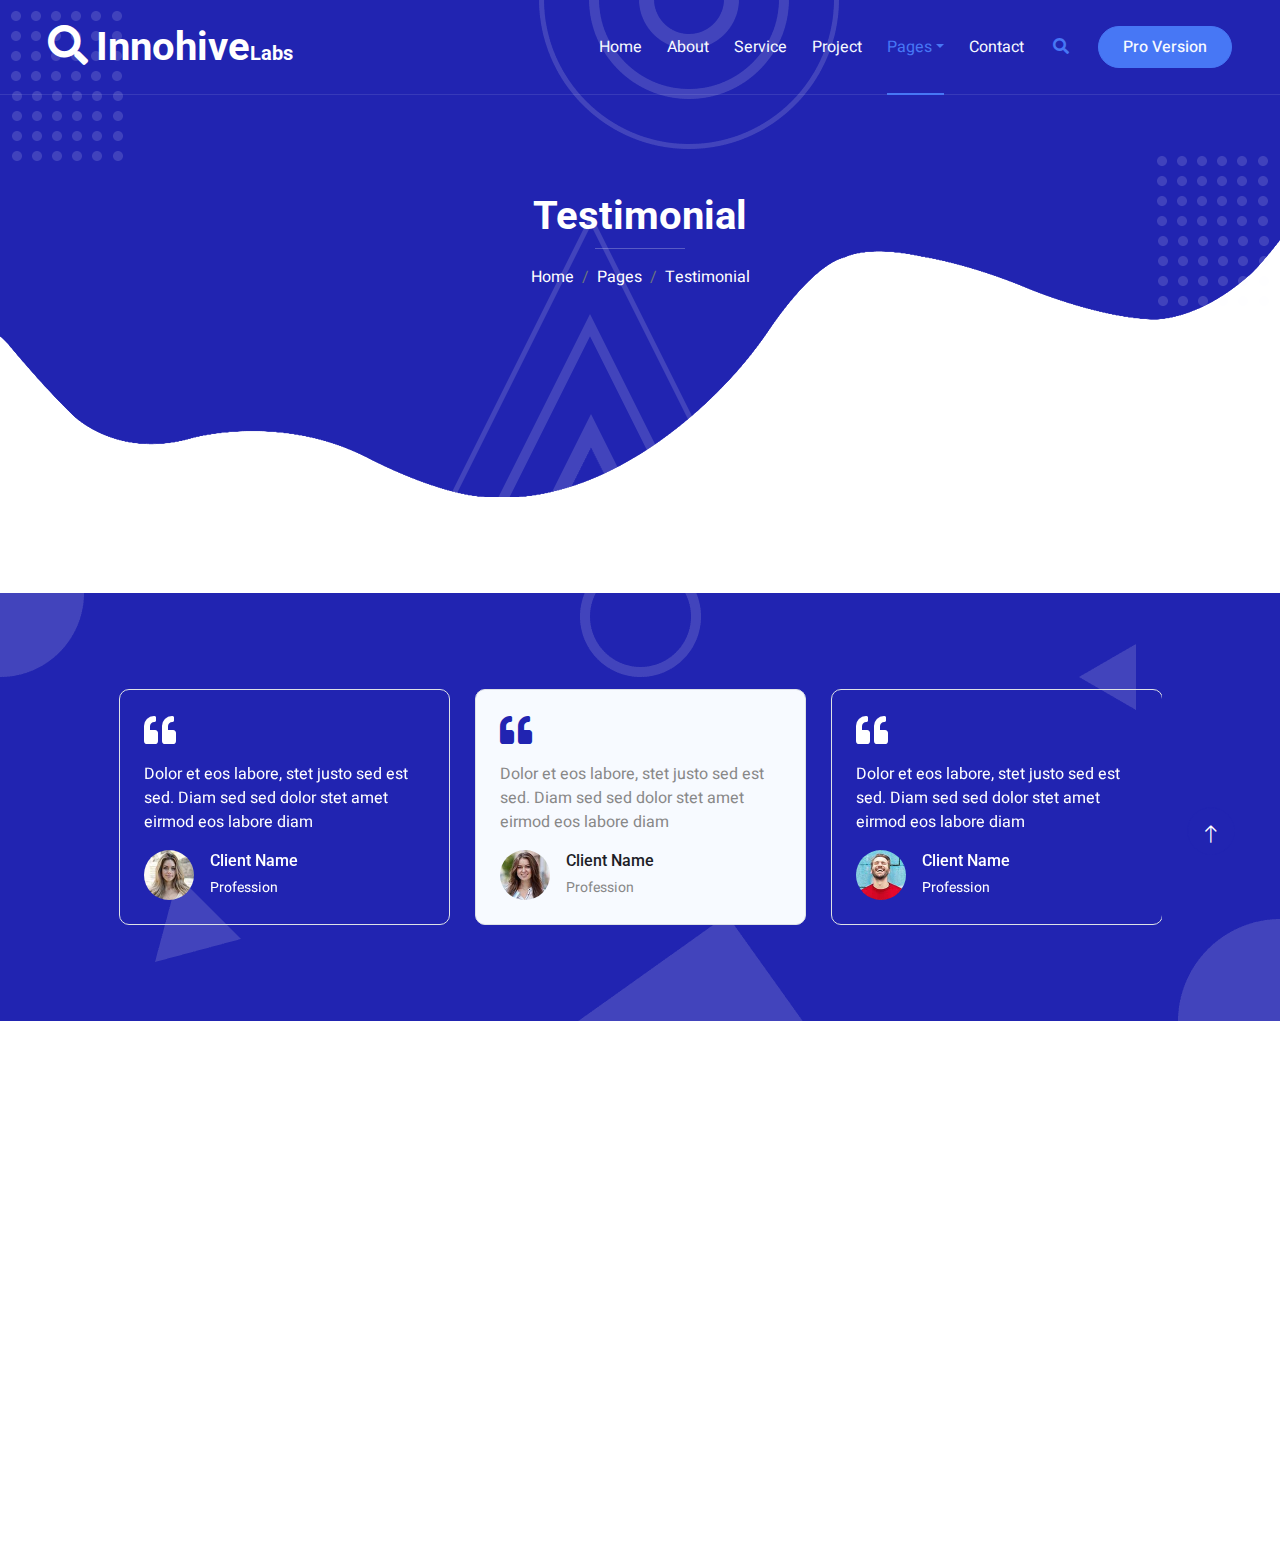
<file: testimonial.html>
<!DOCTYPE html>
<html lang="en">

<head>
    <meta charset="utf-8">
    <meta content="width=device-width, initial-scale=1.0" name="viewport">
    <meta content="" name="keywords">
    <meta content="" name="description">

    <!-- Favicon -->
    <link href="img/favicon.ico" rel="icon">

    <!-- Google Web Fonts -->
    <link rel="preconnect" href="https://fonts.googleapis.com">
    <link rel="preconnect" href="https://fonts.gstatic.com" crossorigin>
    <link href="https://fonts.googleapis.com/css2?family=Heebo:wght@400;500&family=Roboto:wght@400;500;700&display=swap" rel="stylesheet"> 

    <!-- Icon Font Stylesheet -->
    <link href="https://cdnjs.cloudflare.com/ajax/libs/font-awesome/5.10.0/css/all.min.css" rel="stylesheet">
    <link href="https://cdn.jsdelivr.net/npm/bootstrap-icons@1.4.1/font/bootstrap-icons.css" rel="stylesheet">

    <!-- Libraries Stylesheet -->
    <link href="lib/animate/animate.min.css" rel="stylesheet">
    <link href="lib/owlcarousel/assets/owl.carousel.min.css" rel="stylesheet">
    <link href="lib/lightbox/css/lightbox.min.css" rel="stylesheet">

    <!-- Customized Bootstrap Stylesheet -->
    <link href="css/bootstrap.min.css" rel="stylesheet">

    <!-- Template Stylesheet -->
    <link href="css/style.css" rel="stylesheet">
</head>

<body>
    <div class="container-xxl bg-white p-0">
        <!-- Spinner Start -->
        <div id="spinner" class="show bg-white position-fixed translate-middle w-100 vh-100 top-50 start-50 d-flex align-items-center justify-content-center">
            <div class="spinner-grow text-primary" style="width: 3rem; height: 3rem;" role="status">
                <span class="sr-only">Loading...</span>
            </div>
        </div>
        <!-- Spinner End -->


        <!-- Navbar & Hero Start -->
        <div class="container-xxl position-relative p-0">
            <nav class="navbar navbar-expand-lg navbar-light px-4 px-lg-5 py-3 py-lg-0">
                <a href="" class="navbar-brand p-0">
                    <h1 class="m-0"><i class="fa fa-search me-2"></i>Innohive<span class="fs-5">Labs</span></h1>
                    <!-- <img src="img/logo.png" alt="Logo"> -->
                </a>
                <button class="navbar-toggler" type="button" data-bs-toggle="collapse" data-bs-target="#navbarCollapse">
                    <span class="fa fa-bars"></span>
                </button>
                <div class="collapse navbar-collapse" id="navbarCollapse">
                    <div class="navbar-nav ms-auto py-0">
                        <a href="index.html" class="nav-item nav-link">Home</a>
                        <a href="about.html" class="nav-item nav-link">About</a>
                        <a href="service.html" class="nav-item nav-link">Service</a>
                        <a href="project.html" class="nav-item nav-link">Project</a>
                        <div class="nav-item dropdown">
                            <a href="#" class="nav-link dropdown-toggle active" data-bs-toggle="dropdown">Pages</a>
                            <div class="dropdown-menu m-0">
                                <a href="team.html" class="dropdown-item">Our Team</a>
                                <a href="testimonial.html" class="dropdown-item active">Testimonial</a>
                                <a href="404.html" class="dropdown-item">404 Page</a>
                            </div>
                        </div>
                        <a href="contact.html" class="nav-item nav-link">Contact</a>
                    </div>
                    <butaton type="button" class="btn text-secondary ms-3" data-bs-toggle="modal" data-bs-target="#searchModal"><i class="fa fa-search"></i></butaton>
                    <a href="https://htmlcodex.com/startup-company-website-template" class="btn btn-secondary text-light rounded-pill py-2 px-4 ms-3">Pro Version</a>
                </div>
            </nav>

            <div class="container-xxl py-5 bg-primary hero-header mb-5">
                <div class="container my-5 py-5 px-lg-5">
                    <div class="row g-5 py-5">
                        <div class="col-12 text-center">
                            <h1 class="text-white animated zoomIn">Testimonial</h1>
                            <hr class="bg-white mx-auto mt-0" style="width: 90px;">
                            <nav aria-label="breadcrumb">
                                <ol class="breadcrumb justify-content-center">
                                    <li class="breadcrumb-item"><a class="text-white" href="#">Home</a></li>
                                    <li class="breadcrumb-item"><a class="text-white" href="#">Pages</a></li>
                                    <li class="breadcrumb-item text-white active" aria-current="page">Testimonial</li>
                                </ol>
                            </nav>
                        </div>
                    </div>
                </div>
            </div>
        </div>
        <!-- Navbar & Hero End -->


        <!-- Full Screen Search Start -->
        <div class="modal fade" id="searchModal" tabindex="-1">
            <div class="modal-dialog modal-fullscreen">
                <div class="modal-content" style="background: rgba(29, 29, 39, 0.7);">
                    <div class="modal-header border-0">
                        <button type="button" class="btn bg-white btn-close" data-bs-dismiss="modal" aria-label="Close"></button>
                    </div>
                    <div class="modal-body d-flex align-items-center justify-content-center">
                        <div class="input-group" style="max-width: 600px;">
                            <input type="text" class="form-control bg-transparent border-light p-3" placeholder="Type search keyword">
                            <button class="btn btn-light px-4"><i class="bi bi-search"></i></button>
                        </div>
                    </div>
                </div>
            </div>
        </div>
        <!-- Full Screen Search End -->


        <!-- Testimonial Start -->
        <div class="container-xxl bg-primary testimonial py-5 wow fadeInUp" data-wow-delay="0.1s" style="margin: 6rem 0;">
            <div class="container py-5 px-lg-5">
                <div class="owl-carousel testimonial-carousel">
                    <div class="testimonial-item bg-transparent border rounded text-white p-4">
                        <i class="fa fa-quote-left fa-2x mb-3"></i>
                        <p>Dolor et eos labore, stet justo sed est sed. Diam sed sed dolor stet amet eirmod eos labore diam</p>
                        <div class="d-flex align-items-center">
                            <img class="img-fluid flex-shrink-0 rounded-circle" src="img/testimonial-1.jpg" style="width: 50px; height: 50px;">
                            <div class="ps-3">
                                <h6 class="text-white mb-1">Client Name</h6>
                                <small>Profession</small>
                            </div>
                        </div>
                    </div>
                    <div class="testimonial-item bg-transparent border rounded text-white p-4">
                        <i class="fa fa-quote-left fa-2x mb-3"></i>
                        <p>Dolor et eos labore, stet justo sed est sed. Diam sed sed dolor stet amet eirmod eos labore diam</p>
                        <div class="d-flex align-items-center">
                            <img class="img-fluid flex-shrink-0 rounded-circle" src="img/testimonial-2.jpg" style="width: 50px; height: 50px;">
                            <div class="ps-3">
                                <h6 class="text-white mb-1">Client Name</h6>
                                <small>Profession</small>
                            </div>
                        </div>
                    </div>
                    <div class="testimonial-item bg-transparent border rounded text-white p-4">
                        <i class="fa fa-quote-left fa-2x mb-3"></i>
                        <p>Dolor et eos labore, stet justo sed est sed. Diam sed sed dolor stet amet eirmod eos labore diam</p>
                        <div class="d-flex align-items-center">
                            <img class="img-fluid flex-shrink-0 rounded-circle" src="img/testimonial-3.jpg" style="width: 50px; height: 50px;">
                            <div class="ps-3">
                                <h6 class="text-white mb-1">Client Name</h6>
                                <small>Profession</small>
                            </div>
                        </div>
                    </div>
                    <div class="testimonial-item bg-transparent border rounded text-white p-4">
                        <i class="fa fa-quote-left fa-2x mb-3"></i>
                        <p>Dolor et eos labore, stet justo sed est sed. Diam sed sed dolor stet amet eirmod eos labore diam</p>
                        <div class="d-flex align-items-center">
                            <img class="img-fluid flex-shrink-0 rounded-circle" src="img/testimonial-4.jpg" style="width: 50px; height: 50px;">
                            <div class="ps-3">
                                <h6 class="text-white mb-1">Client Name</h6>
                                <small>Profession</small>
                            </div>
                        </div>
                    </div>
                </div>
            </div>
        </div>
        <!-- Testimonial End -->
        

        <!-- Footer Start -->
        <div class="container-fluid bg-primary text-light footer mt-5 pt-5 wow fadeIn" data-wow-delay="0.1s">
            <div class="container py-5 px-lg-5">
                <div class="row g-5">
                    <div class="col-md-6 col-lg-3">
                        <h5 class="text-white mb-4">Get In Touch</h5>
                        <p><i class="fa fa-map-marker-alt me-3"></i>Kolkata</p>
                        <!-- <p><i class="fa fa-phone-alt me-3"></i>+012 345 67890</p> -->
                        <p><i class="fa fa-envelope me-3"></i>innohivelabs@gmail.com</p>
                        <div class="d-flex pt-2">
                            <a class="btn btn-outline-light btn-social" href="https://x.com/InnohiveLabs"><i class="fab fa-twitter"></i></a>
                            <!-- <a class="btn btn-outline-light btn-social" href=""><i class="fab fa-facebook-f"></i></a> -->
                            <!-- <a class="btn btn-outline-light btn-social" href=""><i class="fab fa-youtube"></i></a> -->
                            <a class="btn btn-outline-light btn-social" href="https://www.instagram.com/innohivelabs/"><i class="fab fa-instagram"></i></a>
                            <a class="btn btn-outline-light btn-social" href="https://www.instagram.com/innohivelabs/"><i class="fab fa-linkedin-in"></i></a>
                        </div>
                    </div>
                    <div class="col-md-6 col-lg-3">
                        <h5 class="text-white mb-4">Popular Link</h5>
                        <a class="btn btn-link" href="">About Us</a>
                        <a class="btn btn-link" href="">Contact Us</a>
                        <a class="btn btn-link" href="">Privacy Policy</a>
                        <a class="btn btn-link" href="">Terms & Condition</a>
                        <a class="btn btn-link" href="">Career</a>
                    </div>
                    <div class="col-md-6 col-lg-3">
                        <h5 class="text-white mb-4">Project Gallery</h5>
                        <div class="row g-2">
                            <div class="col-4">
                                <img class="img-fluid" src="img/portfolio-1.jpg" alt="Image">
                            </div>
                            <div class="col-4">
                                <img class="img-fluid" src="img/portfolio-2.jpg" alt="Image">
                            </div>
                            <div class="col-4">
                                <img class="img-fluid" src="img/portfolio-3.jpg" alt="Image">
                            </div>
                            <div class="col-4">
                                <img class="img-fluid" src="img/portfolio-4.jpg" alt="Image">
                            </div>
                            <div class="col-4">
                                <img class="img-fluid" src="img/portfolio-5.jpg" alt="Image">
                            </div>
                            <div class="col-4">
                                <img class="img-fluid" src="img/portfolio-6.jpg" alt="Image">
                            </div>
                        </div>
                    </div>
                    <div class="col-md-6 col-lg-3">
                        <h5 class="text-white mb-4">Newsletter</h5>
                        <p>Lorem ipsum dolor sit amet elit. Phasellus nec pretium mi. Curabitur facilisis ornare velit non vulpu</p>
                        <div class="position-relative w-100 mt-3">
                            <input class="form-control border-0 rounded-pill w-100 ps-4 pe-5" type="text" placeholder="Your Email" style="height: 48px;">
                            <button type="button" class="btn shadow-none position-absolute top-0 end-0 mt-1 me-2"><i class="fa fa-paper-plane text-primary fs-4"></i></button>
                        </div>
                    </div>
                </div>
            </div>
            <div class="container px-lg-5">
                <div class="copyright">
                    <div class="row">
                        <div class="col-md-6 text-center text-md-start mb-3 mb-md-0">
                            &copy; <a class="border-bottom" href="innohivelabs.tech">@2025 InnohiveLabs</a>, All Right Reserved. 
							
							
                        </div>
                        <div class="col-md-6 text-center text-md-end">
                            <div class="footer-menu">
                                <a href="">Home</a>
                                <a href="">Cookies</a>
                                <a href="">Help</a>
                                <a href="">FQAs</a>
                            </div>
                        </div>
                    </div>
                </div>
            </div>
        </div>
        <!-- Footer End -->


        <!-- Back to Top -->
        <a href="#" class="btn btn-lg btn-primary btn-lg-square back-to-top pt-2"><i class="bi bi-arrow-up"></i></a>
    </div>

    <!-- JavaScript Libraries -->
    <script src="https://code.jquery.com/jquery-3.4.1.min.js"></script>
    <script src="https://cdn.jsdelivr.net/npm/bootstrap@5.0.0/dist/js/bootstrap.bundle.min.js"></script>
    <script src="lib/wow/wow.min.js"></script>
    <script src="lib/easing/easing.min.js"></script>
    <script src="lib/waypoints/waypoints.min.js"></script>
    <script src="lib/owlcarousel/owl.carousel.min.js"></script>
    <script src="lib/isotope/isotope.pkgd.min.js"></script>
    <script src="lib/lightbox/js/lightbox.min.js"></script>

    <!-- Template Javascript -->
    <script src="js/main.js"></script>
</body>

</html>
</file>
<file: css/style.css>
/********** Template CSS **********/
:root {
    --primary: #2124B1;
    --secondary: #4777F5;
    --light: #F7FAFF;
    --dark: #1D1D27;
}


/*** Spinner ***/
#spinner {
    opacity: 0;
    visibility: hidden;
    transition: opacity .5s ease-out, visibility 0s linear .5s;
    z-index: 99999;
}

#spinner.show {
    transition: opacity .5s ease-out, visibility 0s linear 0s;
    visibility: visible;
    opacity: 1;
}

.back-to-top {
    position: fixed;
    display: none;
    right: 45px;
    bottom: 45px;
    z-index: 99;
}


/*** Heading ***/
h1,
h2,
h3,
.fw-bold {
    font-weight: 700 !important;
}

h4,
h5,
h6,
.fw-medium {
    font-weight: 500 !important;
}


/*** Button ***/
.btn {
    font-weight: 500;
    transition: .5s;
}

.btn-square {
    width: 38px;
    height: 38px;
}

.btn-sm-square {
    width: 32px;
    height: 32px;
}

.btn-lg-square {
    width: 48px;
    height: 48px;
}

.btn-square,
.btn-sm-square,
.btn-lg-square {
    padding: 0;
    display: flex;
    align-items: center;
    justify-content: center;
    font-weight: normal;
    border-radius: 50px;
}


/*** Navbar ***/
.navbar-light .navbar-nav .nav-link {
    position: relative;
    margin-left: 25px;
    padding: 35px 0;
    color: var(--light) !important;
    outline: none;
    transition: .5s;
}

.sticky-top.navbar-light .navbar-nav .nav-link {
    padding: 20px 0;
    color: var(--dark) !important;
}

.navbar-light .navbar-nav .nav-link:hover,
.navbar-light .navbar-nav .nav-link.active {
    color: var(--secondary) !important;
}

.navbar-light .navbar-brand h1 {
    color: #FFFFFF;
}

.navbar-light .navbar-brand img {
    max-height: 60px;
    transition: .5s;
}

.sticky-top.navbar-light .navbar-brand img {
    max-height: 45px;
}

@media (max-width: 991.98px) {
    .sticky-top.navbar-light {
        position: relative;
        background: #FFFFFF;
    }

    .navbar-light .navbar-collapse {
        margin-top: 15px;
        border-top: 1px solid #DDDDDD;
    }

    .navbar-light .navbar-nav .nav-link,
    .sticky-top.navbar-light .navbar-nav .nav-link {
        padding: 10px 0;
        margin-left: 0;
        color: var(--dark) !important;
    }

    .navbar-light .navbar-brand h1 {
        color: var(--primary);
    }

    .navbar-light .navbar-brand img {
        max-height: 45px;
    }
}

@media (min-width: 992px) {
    .navbar-light {
        position: absolute;
        width: 100%;
        top: 0;
        left: 0;
        border-bottom: 1px solid rgba(256, 256, 256, .1);
        z-index: 999;
    }
    
    .sticky-top.navbar-light {
        position: fixed;
        background: #FFFFFF;
    }

    .navbar-light .navbar-nav .nav-link::before {
        position: absolute;
        content: "";
        width: 0;
        height: 2px;
        bottom: -1px;
        left: 50%;
        background: var(--secondary);
        transition: .5s;
    }

    .navbar-light .navbar-nav .nav-link:hover::before,
    .navbar-light .navbar-nav .nav-link.active::before {
        width: 100%;
        left: 0;
    }

    .navbar-light .navbar-nav .nav-link.nav-contact::before {
        display: none;
    }

    .sticky-top.navbar-light .navbar-brand h1 {
        color: var(--primary);
    }
}


/*** Hero Header ***/
.hero-header {
    background:
        url(../img/bg-dot.png),
        url(../img/bg-dot.png),
        url(../img/bg-round.png),
        url(../img/bg-tree.png),
        url(../img/bg-bottom-hero.png);
    background-position:
        10px 10px,
        bottom 190px right 10px,
        left 55% top -1px,
        left 45% bottom -1px,
        center bottom -1px;
    background-repeat: no-repeat;
}


/*** Section Title ***/
.section-title::before {
    position: absolute;
    content: "";
    width: 45px;
    height: 4px;
    bottom: 0;
    left: 0;
    background: var(--dark);
}

.section-title::after {
    position: absolute;
    content: "";
    width: 4px;
    height: 4px;
    bottom: 0;
    left: 50px;
    background: var(--dark);
}

.section-title.text-center::before {
    left: 50%;
    margin-left: -25px;
}

.section-title.text-center::after {
    left: 50%;
    margin-left: 25px;
}

.section-title h6::before,
.section-title h6::after {
    position: absolute;
    content: "";
    width: 10px;
    height: 10px;
    top: 2px;
    left: 0;
    background: rgba(33, 66, 177, .5);
}

.section-title h6::after {
    top: 5px;
    left: 3px;
}


/*** Service ***/
.service-item {
    position: relative;
    height: 350px;
    padding: 30px 25px;
    background: #FFFFFF;
    box-shadow: 0 0 45px rgba(0, 0, 0, .08);
    transition: .5s;
}

.service-item:hover {
    background: var(--primary);
}

.service-item .service-icon {
    margin: 0 auto 20px auto;
    width: 90px;
    height: 90px;
    display: flex;
    align-items: center;
    justify-content: center;
    color: var(--light);
    background: url(../img/icon-shape-primary.png) center center no-repeat;
    transition: .5s;
}

.service-item:hover .service-icon {
    color: var(--primary);
    background: url(../img/icon-shape-white.png);
}

.service-item h5,
.service-item p {
    transition: .5s;
}

.service-item:hover h5,
.service-item:hover p {
    color: var(--light);
}

.service-item a.btn {
    position: relative;
    display: flex;
    color: var(--primary);
    transition: .5s;
    z-index: 1;
}

.service-item:hover a.btn {
    color: var(--primary);
}

.service-item a.btn::before {
    position: absolute;
    content: "";
    width: 35px;
    height: 35px;
    top: 0;
    left: 0;
    border-radius: 35px;
    background: #DDDDDD;
    transition: .5s;
    z-index: -1;
}

.service-item:hover a.btn::before {
    width: 100%;
    background: var(--light);
}


/*** Testimonial ***/
.newsletter,
.testimonial {
    background:
        url(../img/bg-top.png),
        url(../img/bg-bottom.png);
    background-position:
        left top,
        right bottom;
    background-repeat: no-repeat;
}

.testimonial-carousel .owl-item .testimonial-item,
.testimonial-carousel .owl-item.center .testimonial-item * {
    transition: .5s;
}

.testimonial-carousel .owl-item.center .testimonial-item {
    background: var(--light) !important;
    border-color: var(--light);
}

.testimonial-carousel .owl-item.center .testimonial-item * {
    color: #888888;
}

.testimonial-carousel .owl-item.center .testimonial-item i {
    color: var(--primary) !important;
}

.testimonial-carousel .owl-item.center .testimonial-item h6 {
    color: var(--dark) !important;
}


/*** Team ***/
.team-item {
    position: relative;
    transition: .5s;
    /* aspect-ratio: 1/1; */
    max-width: 100%;
    height: auto;   
    /* max-height: 50%; */
    z-index: 1;
}

.team-item::after {
    position: absolute;
    content: "";
    top: 3rem;
    right: 3rem;
    bottom: 0;
    left: 0;
    border-radius: 10px;
    background: #FFFFFF;
    box-shadow: 0 0 45px rgba(0, 0, 0, .1);
    transition: .5s;
    z-index: -1;
}

.team-item:hover::after {
    background: var(--primary);
}

.team-item h5,
.team-item small {
    transition: .5s;
}

.team-item:hover h5,
.team-item:hover small {
    color: var(--light);
}


/*** Project Portfolio ***/
#portfolio-flters .btn {
    position: relative;
    display: inline-block;
    margin: 10px 4px 0 4px;
    transition: .5s;
}

#portfolio-flters .btn::after {
    position: absolute;
    content: "";
    right: -1px;
    bottom: -1px;
    border-left: 20px solid transparent;
    border-right: 0 solid transparent;
    border-bottom: 50px solid #FFFFFF;
}

#portfolio-flters .btn:hover,
#portfolio-flters .btn.active {
    color: var(--light);
    background: var(--primary);
}

.portfolio-overlay {
    position: absolute;
    display: flex;
    flex-direction: column;
    justify-content: center;
    width: 100%;
    height: 100%;
    padding: 30px;
    top: 0;
    left: 0;
    background: var(--primary);
    transition: .5s;
    z-index: 1;
    opacity: 0;
}

.portfolio-item:hover .portfolio-overlay {
    opacity: 1;
}

.portfolio-item .btn {
    position: absolute;
    width: 90px;
    height: 90px;
    top: 0px;
    right: 0px;
    display: flex;
    align-items: center;
    justify-content: center;
    background: url(../img/icon-shape-white.png) center center no-repeat;
    border: none;
    transition: .5s;
    opacity: 0;
    z-index: 2;
}

.portfolio-item:hover .btn {
    opacity: 1;
    transition-delay: .15s;
}


/*** Footer ***/
.footer {
    background: url(../img/footer.png) center center no-repeat;
    background-size: contain;
}

.footer .btn.btn-social {
    margin-right: 5px;
    width: 40px;
    height: 40px;
    display: flex;
    align-items: center;
    justify-content: center;
    color: var(--light);
    border: 1px solid rgba(256, 256, 256, .1);
    border-radius: 40px;
    transition: .3s;
}

.footer .btn.btn-social:hover {
    color: var(--primary);
}

.footer .btn.btn-link {
    display: block;
    margin-bottom: 10px;
    padding: 0;
    text-align: left;
    color: var(--light);
    font-weight: normal;
    transition: .3s;
}

.footer .btn.btn-link::before {
    position: relative;
    content: "\f105";
    font-family: "Font Awesome 5 Free";
    font-weight: 900;
    margin-right: 10px;
}

.footer .btn.btn-link:hover {
    letter-spacing: 1px;
    box-shadow: none;
}

.footer .copyright {
    padding: 25px 0;
    font-size: 14px;
    border-top: 1px solid rgba(256, 256, 256, .1);
}

.footer .copyright a {
    color: var(--light);
}

.footer .footer-menu a {
    margin-right: 15px;
    padding-right: 15px;
    border-right: 1px solid rgba(255, 255, 255, .1);
}

.footer .footer-menu a:last-child {
    margin-right: 0;
    padding-right: 0;
    border-right: none;
}
</file>
